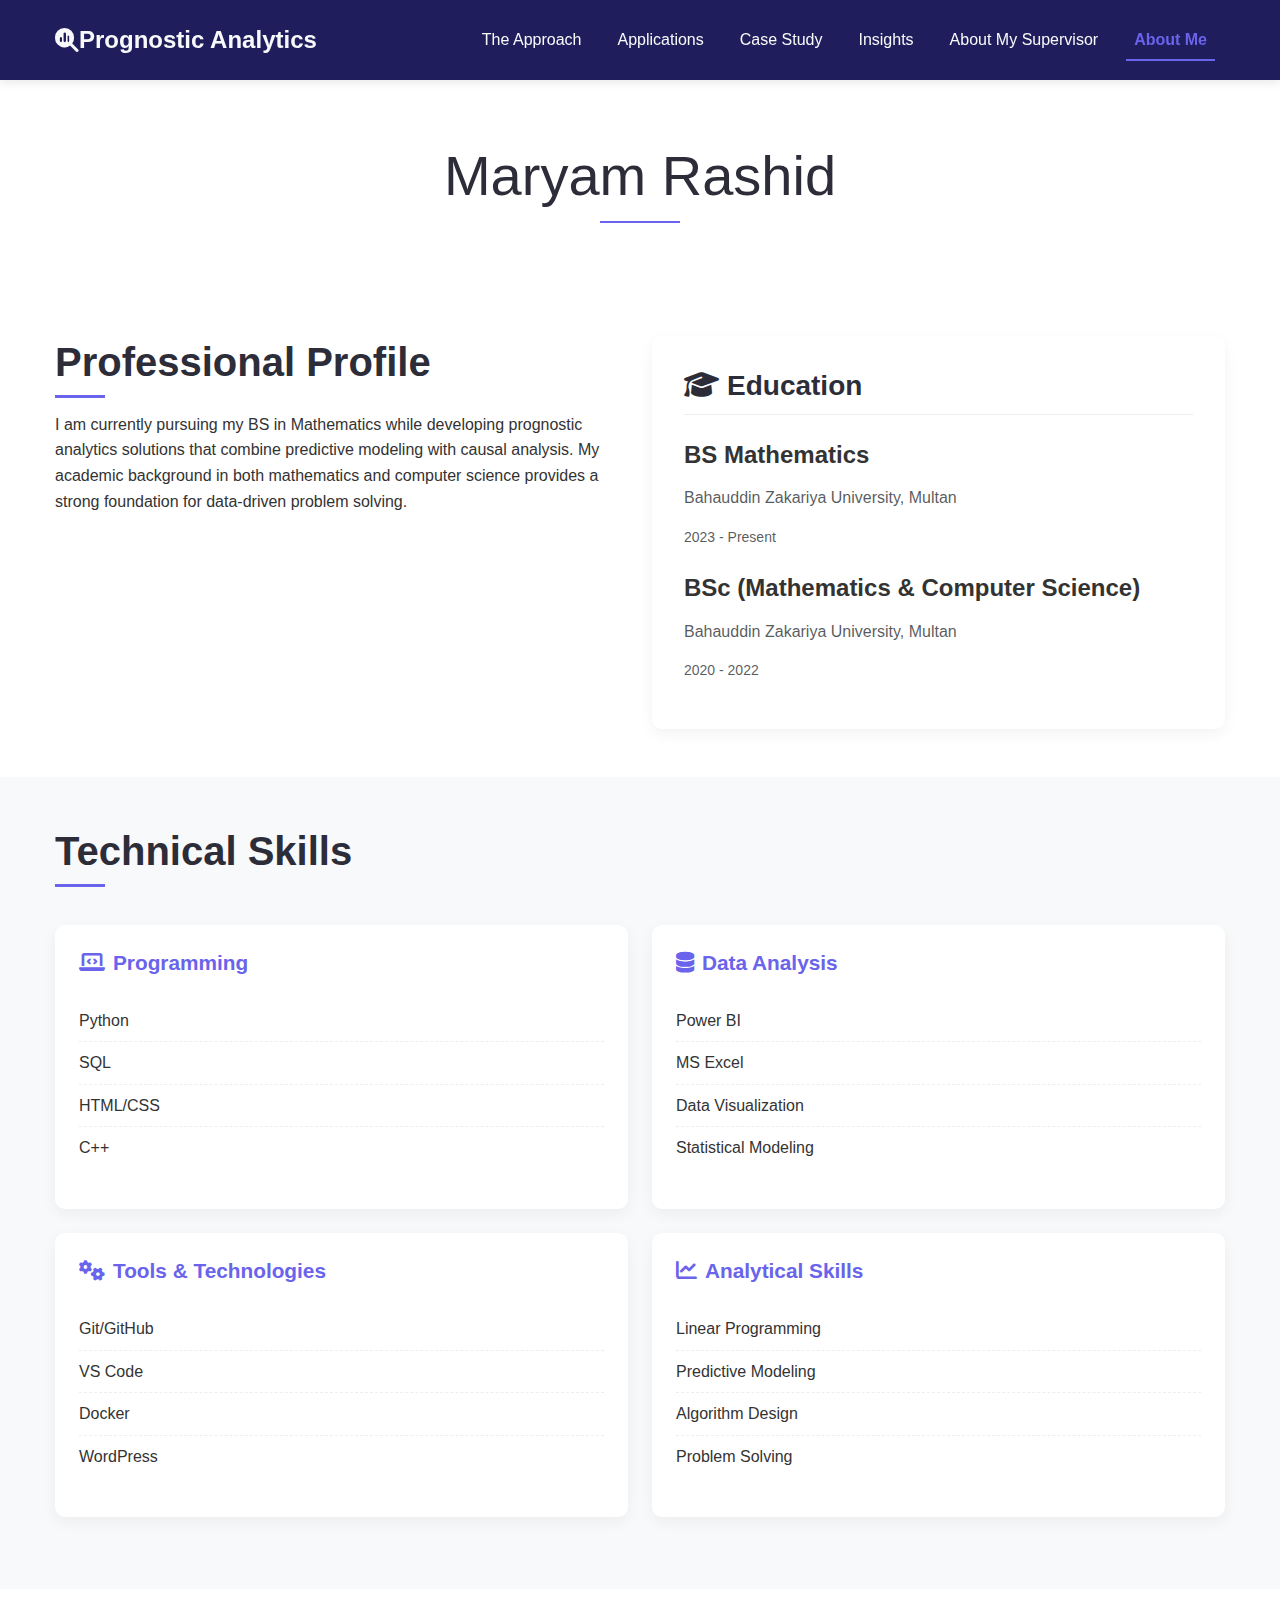
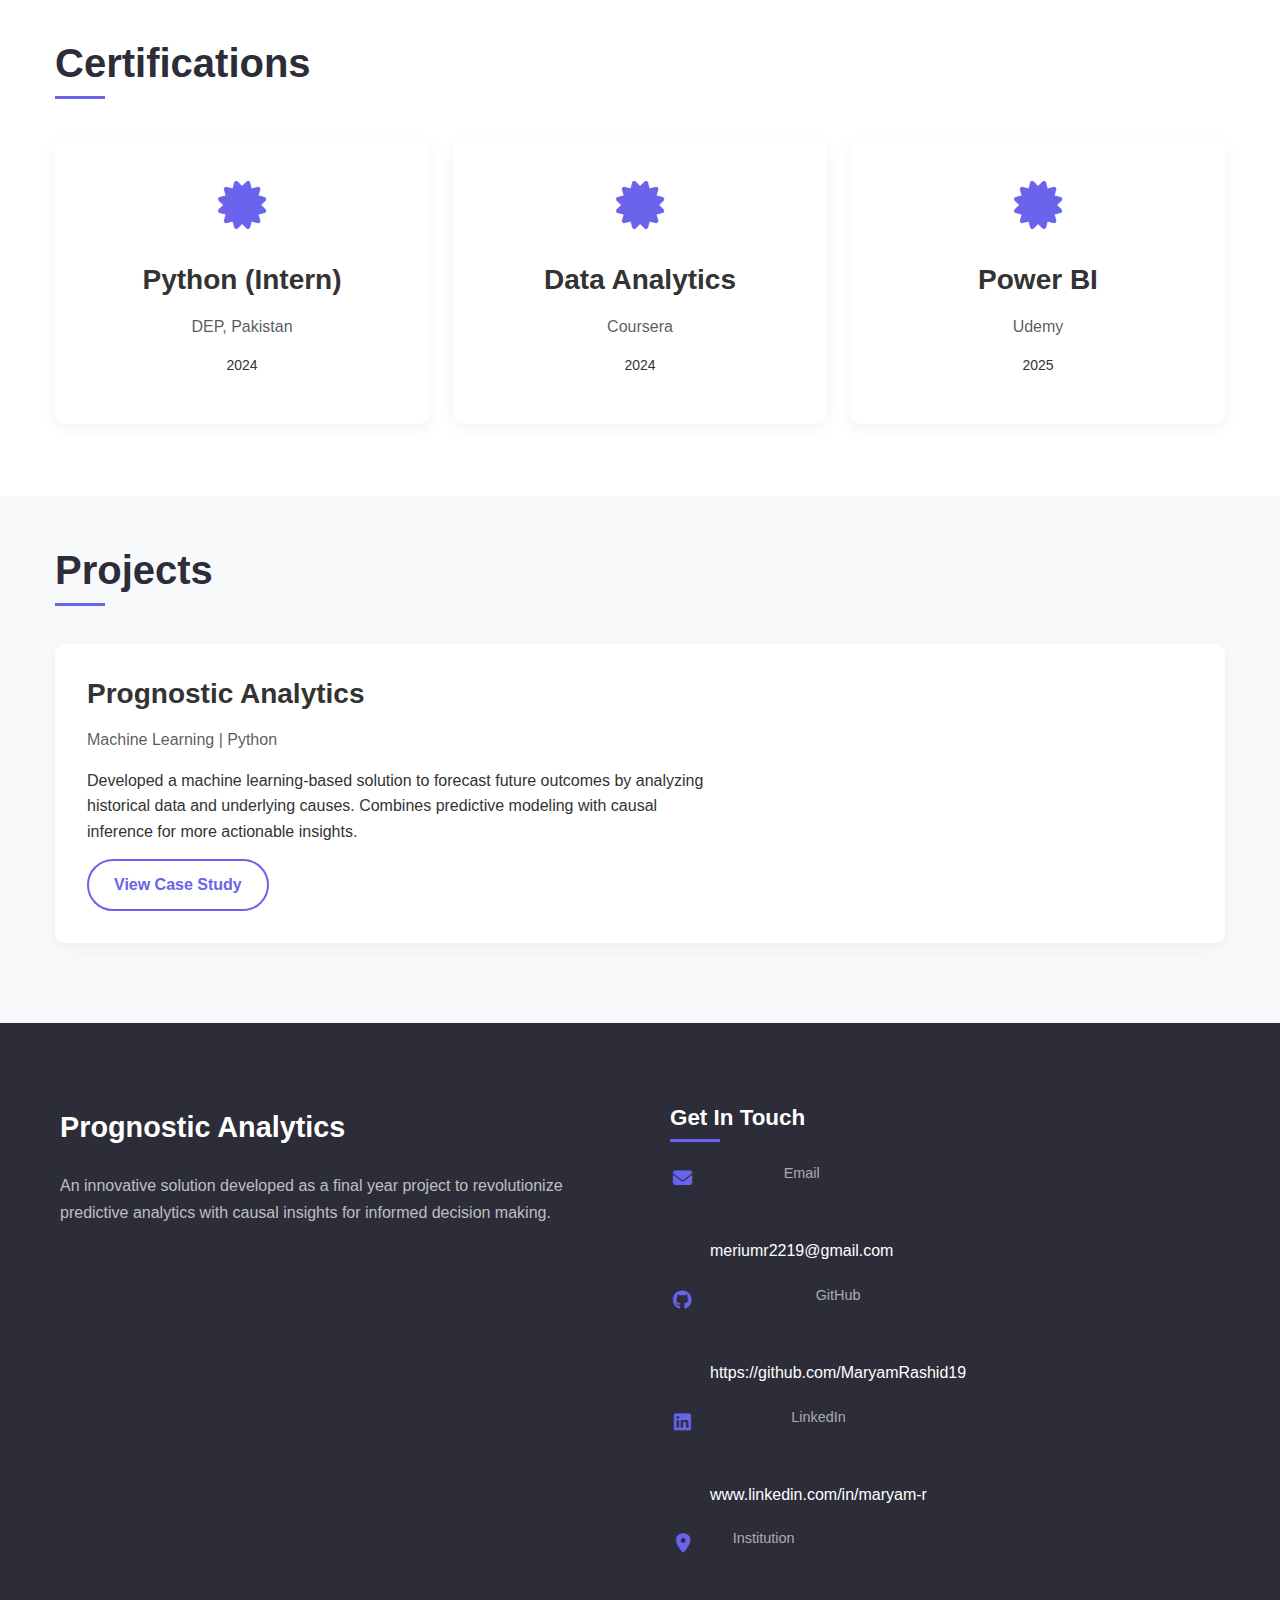
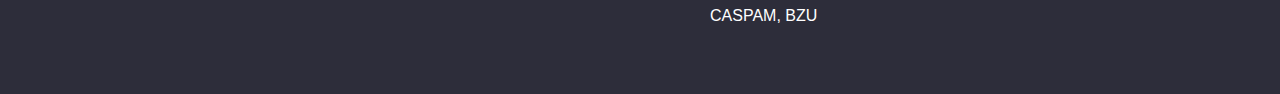
<file: aboutme.html>
<!DOCTYPE html>
<html lang="en">
<head>
        <!-- Google tag (gtag.js) -->
    <script async src="https://www.googletagmanager.com/gtag/js?id=G-ZR9XLD1WZV"></script>
    <script>
    window.dataLayer = window.dataLayer || [];
    function gtag(){dataLayer.push(arguments);}
    gtag('js', new Date());

    gtag('config', 'G-ZR9XLD1WZV');
    </script>
    <meta charset="UTF-8">
    <meta name="viewport" content="width=device-width, initial-scale=1.0">
    <link rel="icon" href="./magnifying-glass-chart-solid.svg" type="image/svg+xml">
    <title>About Me | Prognostic Analytics</title>
    <link href="https://cdn.jsdelivr.net/npm/bootstrap@5.3.0/dist/css/bootstrap.min.css" rel="stylesheet">
        <link rel="stylesheet" href="https://cdnjs.cloudflare.com/ajax/libs/animate.css/4.1.1/animate.min.css"/>
    <link rel="stylesheet" href="https://cdnjs.cloudflare.com/ajax/libs/font-awesome/6.4.0/css/all.min.css">
    <link rel="stylesheet" href="./css/root.css">
    <link rel="stylesheet" href="./css/aboutme.css">
</head>
<body>
    <!-- Navbar -->
    <nav class="navbar navbar-expand-lg navbar-dark fixed-top">
        <div class="container">
            <a class="navbar-brand" href="index.html">
                <i class="fa-solid fa-magnifying-glass-chart"></i> Prognostic Analytics
            </a>
            <button class="navbar-toggler" type="button" data-bs-toggle="collapse" data-bs-target="#navbarNav">
                <span class="navbar-toggler-icon"></span>
            </button>
            <div class="collapse navbar-collapse" id="navbarNav">
                <ul class="navbar-nav ms-auto">
                    <li class="nav-item">
                        <a class="nav-link" href="approach.html">The Approach</a>
                    </li>
                    <li class="nav-item">
                        <a class="nav-link" href="applications.html">Applications</a>
                    </li>
                    <li class="nav-item">
                        <a class="nav-link" href="case.html">Case Study</a>
                    </li>
                    <li class="nav-item">
                        <a class="nav-link" href="insights.html">Insights</a>
                    </li>
                    <li class="nav-item">
                        <a class="nav-link" href="supervisor.html">About My Supervisor</a>
                    </li>
                    <li class="nav-item">
                        <a class="nav-link active" href="aboutme.html">About Me</a>
                    </li>
                </ul>
            </div>
        </div>
    </nav>

    <!-- Hero Section -->
    <section class="name-header">
    <div class="container">
        <h1 class="name-title">Maryam Rashid</h1>
    </div>
    </section>
    <!-- About Section -->
    <section class="about-section py-5">
        <div class="container">
            <div class="row">
                <div class="col-lg-6">
                    <h2 class="section-title mb-4">Professional Profile</h2>
                    <div class="about-content">
                        <p>
                            I am currently pursuing my BS in Mathematics while developing prognostic analytics solutions that combine predictive modeling with causal analysis. My academic background in both mathematics and computer science provides a strong foundation for data-driven problem solving.
                        </p>
                    </div>
                </div>
                <div class="col-lg-6">
                    <div class="education-card">
                        <h3 class="card-title"><i class="fas fa-graduation-cap me-2"></i>Education</h3>
                        <div class="edu-item">
                            <h4>BS Mathematics</h4>
                            <p class="text-muted">Bahauddin Zakariya University, Multan</p>
                            <p class="text-muted small">2023 - Present</p>
                        </div>
                        <div class="edu-item">
                            <h4>BSc (Mathematics & Computer Science)</h4>
                            <p class="text-muted">Bahauddin Zakariya University, Multan</p>
                            <p class="text-muted small">2020 - 2022</p>
                        </div>
                    </div>
                </div>
            </div>
        </div>
    </section>

    <!-- Skills Section -->
    <section id="skills" class="skills-section py-5 bg-light">
        <div class="container">
            <h2 class="section-title text-center mb-5">Technical Skills</h2>
            
            <div class="row">
                <div class="col-md-6 mb-4">
                    <div class="skill-category-card">
                        <h3 class="category-title"><i class="fas fa-laptop-code me-2"></i>Programming</h3>
                        <ul class="skill-list">
                            <li>Python</li>
                            <li>SQL</li>
                            <li>HTML/CSS</li>
                            <li>C++</li>
                        </ul>
                    </div>
                </div>
                
                <div class="col-md-6 mb-4">
                    <div class="skill-category-card">
                        <h3 class="category-title"><i class="fas fa-database me-2"></i>Data Analysis</h3>
                        <ul class="skill-list">
                            <li>Power BI</li>
                            <li>MS Excel</li>
                            <li>Data Visualization</li>
                            <li>Statistical Modeling</li>
                        </ul>
                    </div>
                </div>
                
                <div class="col-md-6 mb-4">
                    <div class="skill-category-card">
                        <h3 class="category-title"><i class="fas fa-cogs me-2"></i>Tools & Technologies</h3>
                        <ul class="skill-list">
                            <li>Git/GitHub</li>
                            <li>VS Code</li>
                            <li>Docker</li>
                            <li>WordPress</li>
                        </ul>
                    </div>
                </div>
                
                <div class="col-md-6 mb-4">
                    <div class="skill-category-card">
                        <h3 class="category-title"><i class="fas fa-chart-line me-2"></i>Analytical Skills</h3>
                        <ul class="skill-list">
                            <li>Linear Programming</li>
                            <li>Predictive Modeling</li>
                            <li>Algorithm Design</li>
                            <li>Problem Solving</li>
                        </ul>
                    </div>
                </div>
            </div>
        </div>
    </section>

    <!-- Certifications Section -->
    <section class="certifications-section py-5">
        <div class="container">
            <h2 class="section-title text-center mb-5">Certifications</h2>
            
            <div class="row">
                <div class="col-md-4 mb-4">
                    <div class="certification-card">
                        <div class="certification-icon">
                            <i class="fas fa-certificate"></i>
                        </div>
                        <h3>Python (Intern)</h3>
                        <p class="text-muted">DEP, Pakistan</p>
                        <p class="small">2024</p>
                    </div>
                </div>
                
                <div class="col-md-4 mb-4">
                    <div class="certification-card">
                        <div class="certification-icon">
                            <i class="fas fa-certificate"></i>
                        </div>
                        <h3>Data Analytics</h3>
                        <p class="text-muted">Coursera</p>
                        <p class="small">2024</p>
                    </div>
                </div>
                
                <div class="col-md-4 mb-4">
                    <div class="certification-card">
                        <div class="certification-icon">
                            <i class="fas fa-certificate"></i>
                        </div>
                        <h3>Power BI</h3>
                        <p class="text-muted">Udemy</p>
                        <p class="small">2025</p>
                    </div>
                </div>
            </div>
        </div>
    </section>

    <!-- Project -->
     <section id="projects" class="projects-section py-5 bg-light">
        <div class="container">
            <h2 class="section-title text-center mb-5">Projects</h2>
            
            <div class="project-card">
                <div class="row g-4 align-items-center">
                    <div class="col-md-7">
                        <h3>Prognostic Analytics</h3>
                        <p class="text-muted">Machine Learning | Python</p>
                        <p>
                            Developed a machine learning-based solution to forecast future outcomes by analyzing historical data and underlying causes. Combines predictive modeling with causal inference for more actionable insights.
                        </p>
                        <a href="case.html" class="btn btn-outline-primary">View Case Study</a>
                    </div>
                </div>
            </div>
        </div>
    </section>

    <!-- Footer -->
    <footer class="footer">
        <div class="footer-container">
            <div class="footer-about">
                <a href="#" class="footer-logo">Prognostic Analytics</a>
                <p class="footer-about">
                    An innovative solution developed as a final year project to revolutionize 
                    predictive analytics with causal insights for informed decision making.
                </p>
            </div>
            
            <div class="footer-contact">
                <h3>Get In Touch</h3>
                <div class="contact-item">
                    <div class="contact-icon">
                        <i class="fas fa-envelope"></i>
                    </div>
                    <div class="contact-info">
                        <span>Email</span>
                        <a href="mailto:meriumr2219@gmail.com">meriumr2219@gmail.com</a>
                    </div>
                </div>
                
                <div class="contact-item">
                    <div class="contact-icon">
                        <i class="fab fa-github"></i>
                    </div>
                    <div class="contact-info">
                        <span>GitHub</span>
                        <a href="https://github.com/MaryamRashid19" target="_blank">https://github.com/MaryamRashid19</a>
                    </div>
                </div>
                
                <div class="contact-item">
                    <div class="contact-icon">
                        <i class="fab fa-linkedin"></i>
                    </div>
                    <div class="contact-info">
                        <span>LinkedIn</span>
                        <a href="https://www.linkedin.com/in/maryam-r/" target="_blank">www.linkedin.com/in/maryam-r</a>
                    </div>
                </div>
                
                <div class="contact-item">
                    <div class="contact-icon">
                        <i class="fas fa-map-marker-alt"></i>
                    </div>
                    <div class="contact-info">
                        <span>Institution</span>
                        <p>CASPAM, BZU</p>
                    </div>
                </div>
            </div>
        </div>
    </footer>


    <script src="https://cdn.jsdelivr.net/npm/bootstrap@5.3.0/dist/js/bootstrap.bundle.min.js"></script>
</body>
</html>
</file>
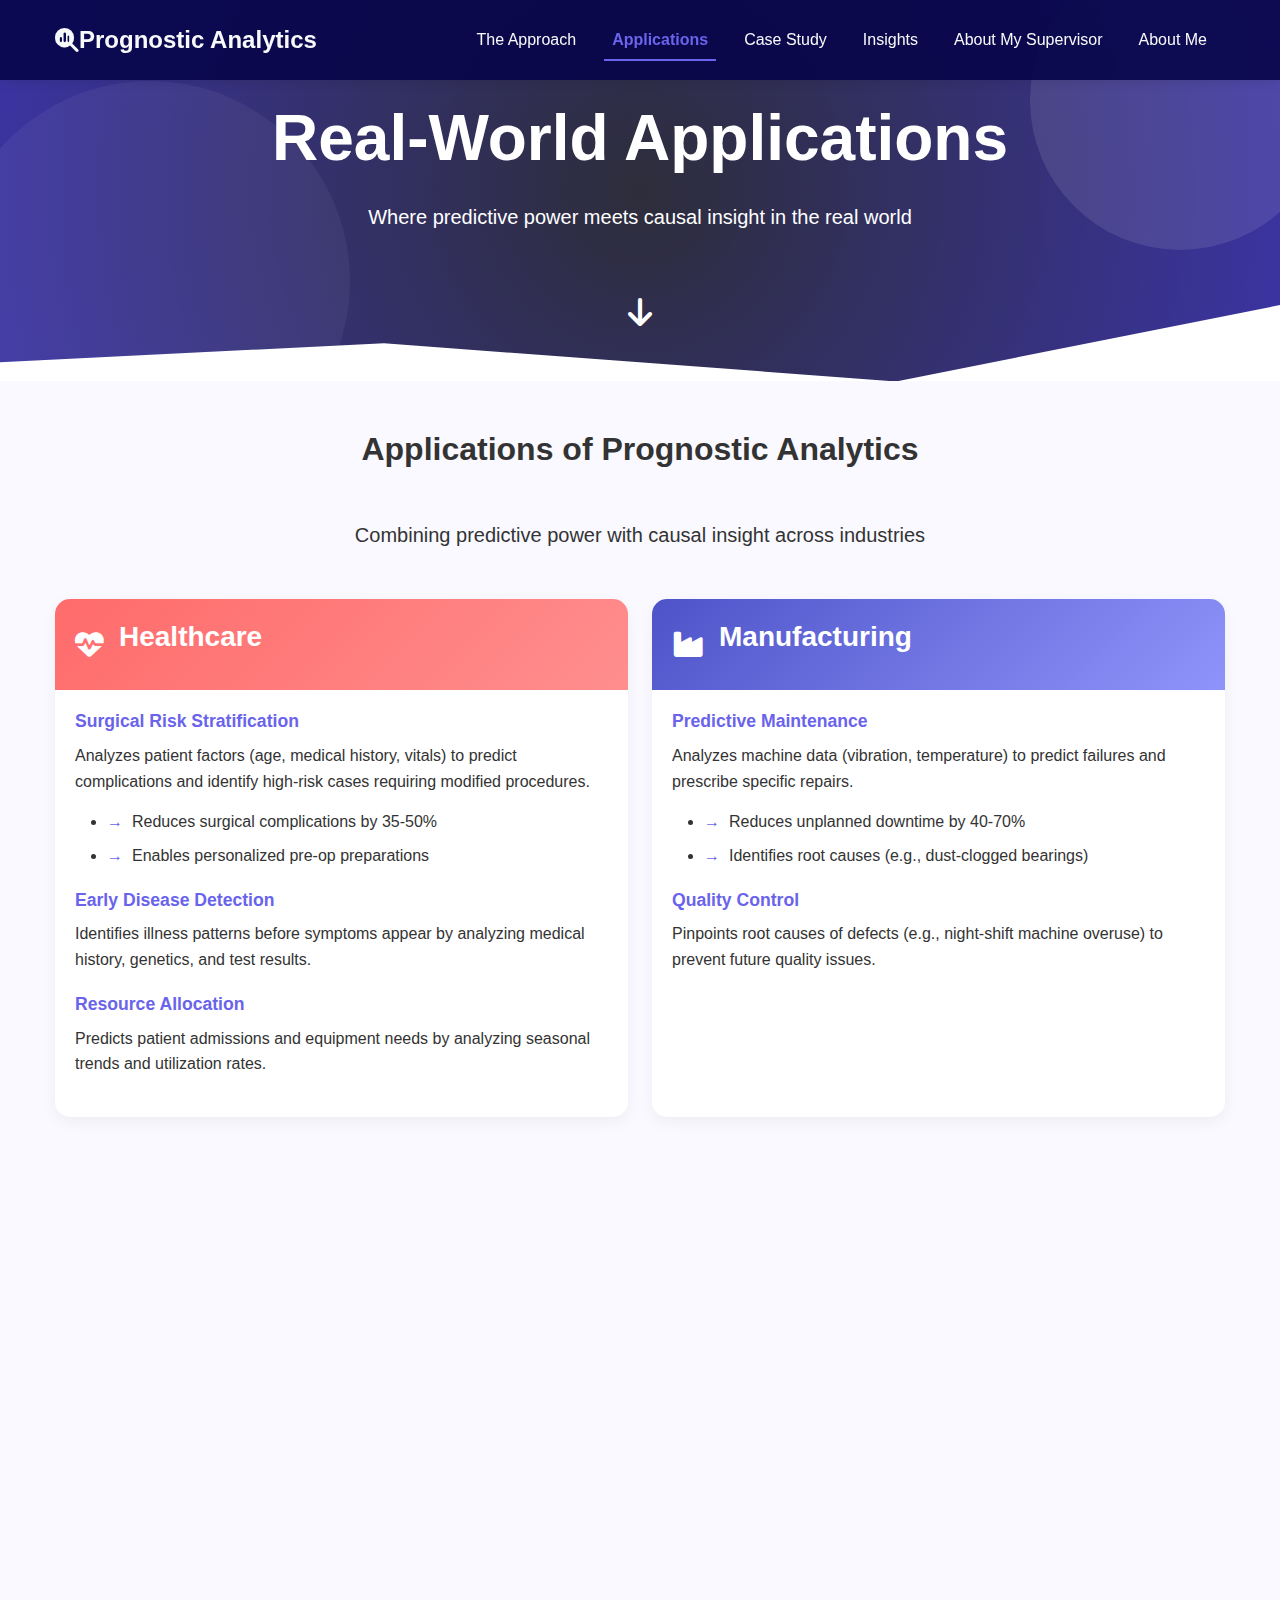
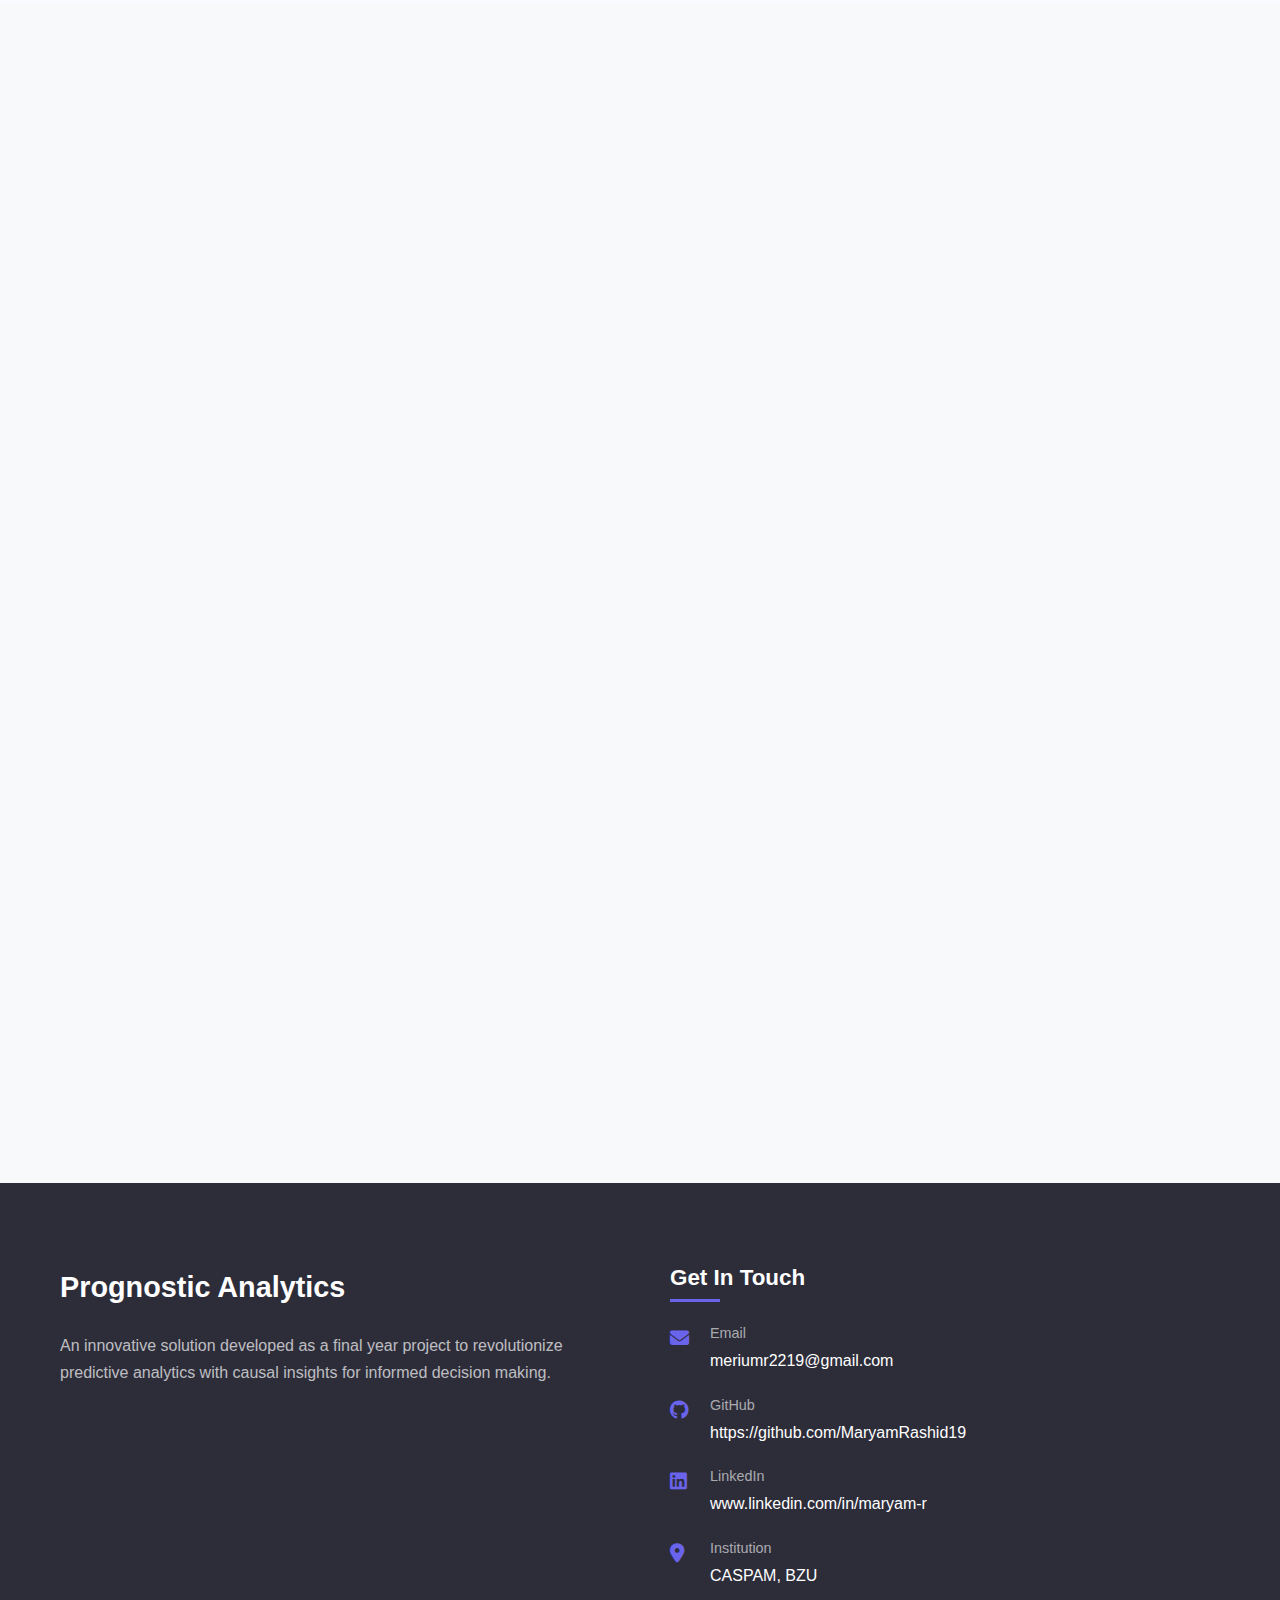
<file: applications.html>
<!DOCTYPE html>
<html lang="en">
<head>
        <!-- Google tag (gtag.js) -->
    <script async src="https://www.googletagmanager.com/gtag/js?id=G-ZR9XLD1WZV"></script>
    <script>
    window.dataLayer = window.dataLayer || [];
    function gtag(){dataLayer.push(arguments);}
    gtag('js', new Date());

    gtag('config', 'G-ZR9XLD1WZV');
    </script>
    <meta charset="UTF-8">
    <meta name="viewport" content="width=device-width, initial-scale=1.0">
    <link rel="icon" href="./magnifying-glass-chart-solid.svg" type="image/svg+xml">
    <title>Applications | Prognostic Analytics</title>
    <link href="https://cdn.jsdelivr.net/npm/bootstrap@5.3.0/dist/css/bootstrap.min.css" rel="stylesheet">
    <link rel="stylesheet" href="https://cdnjs.cloudflare.com/ajax/libs/animate.css/4.1.1/animate.min.css"/>
    <link rel="stylesheet" href="https://cdnjs.cloudflare.com/ajax/libs/font-awesome/6.4.0/css/all.min.css">
    <link rel="stylesheet" href="./css/root.css">
    <link rel="stylesheet" href="./css/applications.css">
</head>
<body>
    <!-- Animated Navbar -->
    <nav class="navbar navbar-expand-lg navbar-dark fixed-top">
        <div class="container">
            <a class="navbar-brand" href="index.html">
                <i class="fa-solid fa-magnifying-glass-chart"></i> Prognostic Analytics
            </a>
            <button class="navbar-toggler" type="button" data-bs-toggle="collapse" data-bs-target="#navbarNav">
                <span class="navbar-toggler-icon"></span>
            </button>
            <div class="collapse navbar-collapse" id="navbarNav">
                <ul class="navbar-nav ms-auto">
                    <li class="nav-item">
                        <a class="nav-link" href="approach.html">The Approach</a>
                    </li>
                    <li class="nav-item">
                        <a class="nav-link active" href="applications.html">Applications</a>
                    </li>
                    <li class="nav-item">
                        <a class="nav-link" href="case.html">Case Study</a>
                    </li>
                    <li class="nav-item">
                        <a class="nav-link" href="insights.html">Insights</a>
                    </li>
                    <li class="nav-item">
                        <a class="nav-link" href="supervisor.html">About My Supervisor</a>
                    </li>
                    <li class="nav-item">
                        <a class="nav-link" href="aboutme.html">About Me</a>
                    </li>
                </ul>
            </div>
        </div>
    </nav>

    <!-- Hero Section -->
    <header class="applications-hero">
        <div class="container text-center animate__animated animate__fadeIn">
            <h1 class="display-3 fw-bold mb-4">Real-World Applications</h1>
            <p class="lead">Where predictive power meets causal insight in the real world</p>
            <div class="floating animate__animated animate__fadeInUp animate__delay-1s">
                <i class="fas fa-arrow-down fa-2x mt-5"></i>
            </div>
        </div>
    </header>

    <!-- Applications Section -->
    <section class="applications py-5"> 
        <div class="container">
            <h2 class="text-center mb-5 animate-on-scroll">Applications of Prognostic Analytics</h2>
            <p class="lead text-center mb-5 animate-on-scroll">Combining predictive power with causal insight across industries</p>

            <div class="row g-4">
                <!-- Healthcare Applications -->
                <div class="col-lg-6 animate-on-scroll" data-delay="0.1s">
                    <div class="application-card healthcare">
                        <div class="application-header">
                            <i class="fas fa-heartbeat"></i>
                            <h3>Healthcare</h3>
                        </div>
                        <div class="application-body">
                            <div class="use-case">
                                <h4>Surgical Risk Stratification</h4>
                                <p>Analyzes patient factors (age, medical history, vitals) to predict complications and identify high-risk cases requiring modified procedures.</p>
                                <ul class="feature-list">
                                    <li>Reduces surgical complications by 35-50%</li>
                                    <li>Enables personalized pre-op preparations</li>
                                </ul>
                            </div>
                            <div class="use-case">
                                <h4>Early Disease Detection</h4>
                                <p>Identifies illness patterns before symptoms appear by analyzing medical history, genetics, and test results.</p>
                            </div>
                            <div class="use-case">
                                <h4>Resource Allocation</h4>
                                <p>Predicts patient admissions and equipment needs by analyzing seasonal trends and utilization rates.</p>
                            </div>
                        </div>
                    </div>
                </div>

                <!-- Manufacturing Applications -->
                <div class="col-lg-6 animate-on-scroll" data-delay="0.2s">
                    <div class="application-card manufacturing">
                        <div class="application-header">
                            <i class="fas fa-industry"></i>
                            <h3>Manufacturing</h3>
                        </div>
                        <div class="application-body">
                            <div class="use-case">
                                <h4>Predictive Maintenance</h4>
                                <p>Analyzes machine data (vibration, temperature) to predict failures and prescribe specific repairs.</p>
                                <ul class="feature-list">
                                    <li>Reduces unplanned downtime by 40-70%</li>
                                    <li>Identifies root causes (e.g., dust-clogged bearings)</li>
                                </ul>
                            </div>
                            <div class="use-case">
                                <h4>Quality Control</h4>
                                <p>Pinpoints root causes of defects (e.g., night-shift machine overuse) to prevent future quality issues.</p>
                            </div>
                        </div>
                    </div>
                </div>

                <!-- Business Applications -->
                <div class="col-lg-6 animate-on-scroll" data-delay="0.3s">
                    <div class="application-card business">
                        <div class="application-header">
                            <i class="fas fa-chart-line"></i>
                            <h3>Business</h3>
                        </div>
                        <div class="application-body">
                            <div class="use-case">
                                <h4>Customer Churn Prevention</h4>
                                <p>Identifies at-risk customers by analyzing usage patterns and service issues (e.g., streaming lags).</p>
                                <ul class="feature-list">
                                    <li>Reduces cancellations by 50% with targeted interventions</li>
                                </ul>
                            </div>
                            <div class="use-case">
                                <h4>Financial Risk Assessment</h4>
                                <p>Analyzes causal factors (spending habits, market trends) to optimize loan terms.</p>
                            </div>
                        </div>
                    </div>
                </div>

                <!-- Emerging Domains -->
                <div class="col-lg-6 animate-on-scroll" data-delay="0.4s">
                    <div class="application-card emerging">
                        <div class="application-header">
                            <i class="fas fa-seedling"></i>
                            <h3>Emerging Domains</h3>
                        </div>
                        <div class="application-body">
                            <div class="use-case">
                                <h4>Precision Agriculture</h4>
                                <p>Diagnoses crop issues (e.g., soil acidity from heavy rain) and prescribes targeted treatments.</p>
                            </div>
                            <div class="use-case">
                                <h4>Smart Cities</h4>
                                <p>Optimizes urban systems (traffic, energy) by identifying root causes of inefficiencies.</p>
                                <ul class="feature-list">
                                    <li>Reduces traffic jams from 30 to 10 minutes</li>
                                    <li>Cuts energy waste by 60% with adaptive lighting</li>
                                </ul>
                            </div>
                        </div>
                    </div>
                </div>
            </div>
        </div>
    </section>

    <!-- Future Directions Section -->
    <section id="future" class="future-directions py-5 bg-light">
    <div class="container">
        <h2 class="text-center mb-5 animate-on-scroll">Future Directions</h2>
        <p class="lead text-center mb-5 animate-on-scroll">Advancing prognostic analytics through emerging technologies and ethical frameworks</p>

        <div class="row g-4">
            <!-- Integration with IoT -->
            <div class="col-lg-4 animate-on-scroll" data-delay="0.1s">
                <div class="future-card">
                    <div class="future-icon">
                        <i class="fas fa-bolt"></i>
                    </div>
                    <h3>Real-Time Systems</h3>
                    <div class="future-content">
                        <p>Integration with IoT enables live analysis of sensor data for immediate insights. This dynamic approach:</p>
                        <ul class="feature-list">
                            <li>Processes streaming data from connected devices</li>
                            <li>Reduces decision latency from days to seconds</li>
                            <li>Adapts predictions to changing conditions</li>
                        </ul>
                    </div>
                    <div class="tech-tags">
                        <span class="badge tech-badge">Edge Computing</span>
                        <span class="badge tech-badge">5G Networks</span>
                    </div>
                </div>
            </div>

            <!-- Deep Learning Integration -->
            <div class="col-lg-4 animate-on-scroll" data-delay="0.2s">
                <div class="future-card">
                    <div class="future-icon">
                        <i class="fas fa-brain"></i>
                    </div>
                    <h3>Advanced AI Techniques</h3>
                    <div class="future-content">
                        <p>Deep learning enhances analysis of complex data patterns:</p>
                        <ul class="feature-list">
                            <li>RNNs for time-series failure prediction</li>
                            <li>CNNs for visual anomaly detection</li>
                            <li>Transformers for multivariate causal analysis</li>
                        </ul>
                    </div>
                    <div class="tech-tags">
                        <span class="badge tech-badge">Neural Networks</span>
                        <span class="badge tech-badge">Explainable AI</span>
                    </div>
                </div>
            </div>

            <!-- Standardized Datasets -->
            <div class="col-lg-4 animate-on-scroll" data-delay="0.3s">
                <div class="future-card">
                    <div class="future-icon">
                        <i class="fas fa-database"></i>
                    </div>
                    <h3>Data Infrastructure</h3>
                    <div class="future-content">
                        <p>Developing robust data foundations:</p>
                        <ul class="feature-list">
                            <li>Industry-wide benchmark datasets</li>
                            <li>Ethical data collection frameworks</li>
                            <li>Interoperable data standards</li>
                        </ul>
                    </div>
                    <div class="tech-tags">
                        <span class="badge tech-badge">Open Data</span>
                        <span class="badge tech-badge">Governance</span>
                    </div>
                </div>
            </div>
        </div>

        <!-- Cross-Cutting Themes -->
        <div class="row mt-5">
            <div class="col-lg-8 mx-auto animate-on-scroll">
                <div class="framework-card">
                    <h3 class="text-center mb-4"><i class="fas fa-atom me-2"></i>Cross-Cutting Advancements</h3>
                    <div class="framework-grid">
                        <div class="framework-item">
                            <i class="fas fa-shield-alt"></i>
                            <h4>Trust Architectures</h4>
                            <p>Developing explainable models with audit trails for critical applications</p>
                        </div>
                        <div class="framework-item">
                            <i class="fas fa-balance-scale"></i>
                            <h4>Ethical Frameworks</h4>
                            <p>Bias detection and fairness preservation in causal models</p>
                        </div>
                    </div>
                </div>
            </div>
        </div>
    </div>
    </section>

    <!-- Footer -->
    <footer class="footer">
    <div class="footer-container">
        <div class="footer-about">
            <a href="#" class="footer-logo">Prognostic Analytics</a>
            <p class="footer-about">
                An innovative solution developed as a final year project to revolutionize 
                predictive analytics with causal insights for informed decision making.
            </p>
        </div>
        
        <div class="footer-contact">
            <h3>Get In Touch</h3>
            <div class="contact-item">
                <div class="contact-icon">
                    <i class="fas fa-envelope"></i>
                </div>
                <div class="contact-info">
                    <span>Email</span>
                    <a href="mailto:meriumr2219@gmail.com">meriumr2219@gmail.com</a>
                </div>
            </div>
            
            <div class="contact-item">
                <div class="contact-icon">
                    <i class="fab fa-github"></i>
                </div>
                <div class="contact-info">
                    <span>GitHub</span>
                    <a href="https://github.com/MaryamRashid19" target="_blank">https://github.com/MaryamRashid19</a>
                </div>
            </div>
            
            <div class="contact-item">
                <div class="contact-icon">
                    <i class="fab fa-linkedin"></i>
                </div>
                <div class="contact-info">
                    <span>LinkedIn</span>
                    <a href="https://www.linkedin.com/in/maryam-r/" target="_blank">www.linkedin.com/in/maryam-r</a>
                </div>
            </div>
            
            <div class="contact-item">
                <div class="contact-icon">
                    <i class="fas fa-map-marker-alt"></i>
                </div>
                <div class="contact-info">
                    <span>Institution</span>
                    <p>CASPAM, BZU</p>
                </div>
            </div>
        </div>
    </div>
    </footer>

    <!-- Bootstrap JS Bundle with Popper -->
    <script src="https://cdn.jsdelivr.net/npm/bootstrap@5.3.0/dist/js/bootstrap.bundle.min.js"></script>
    <!-- Custom JS -->
    <script src="./js/applications.js"></script>
</body>
</html>
</file>
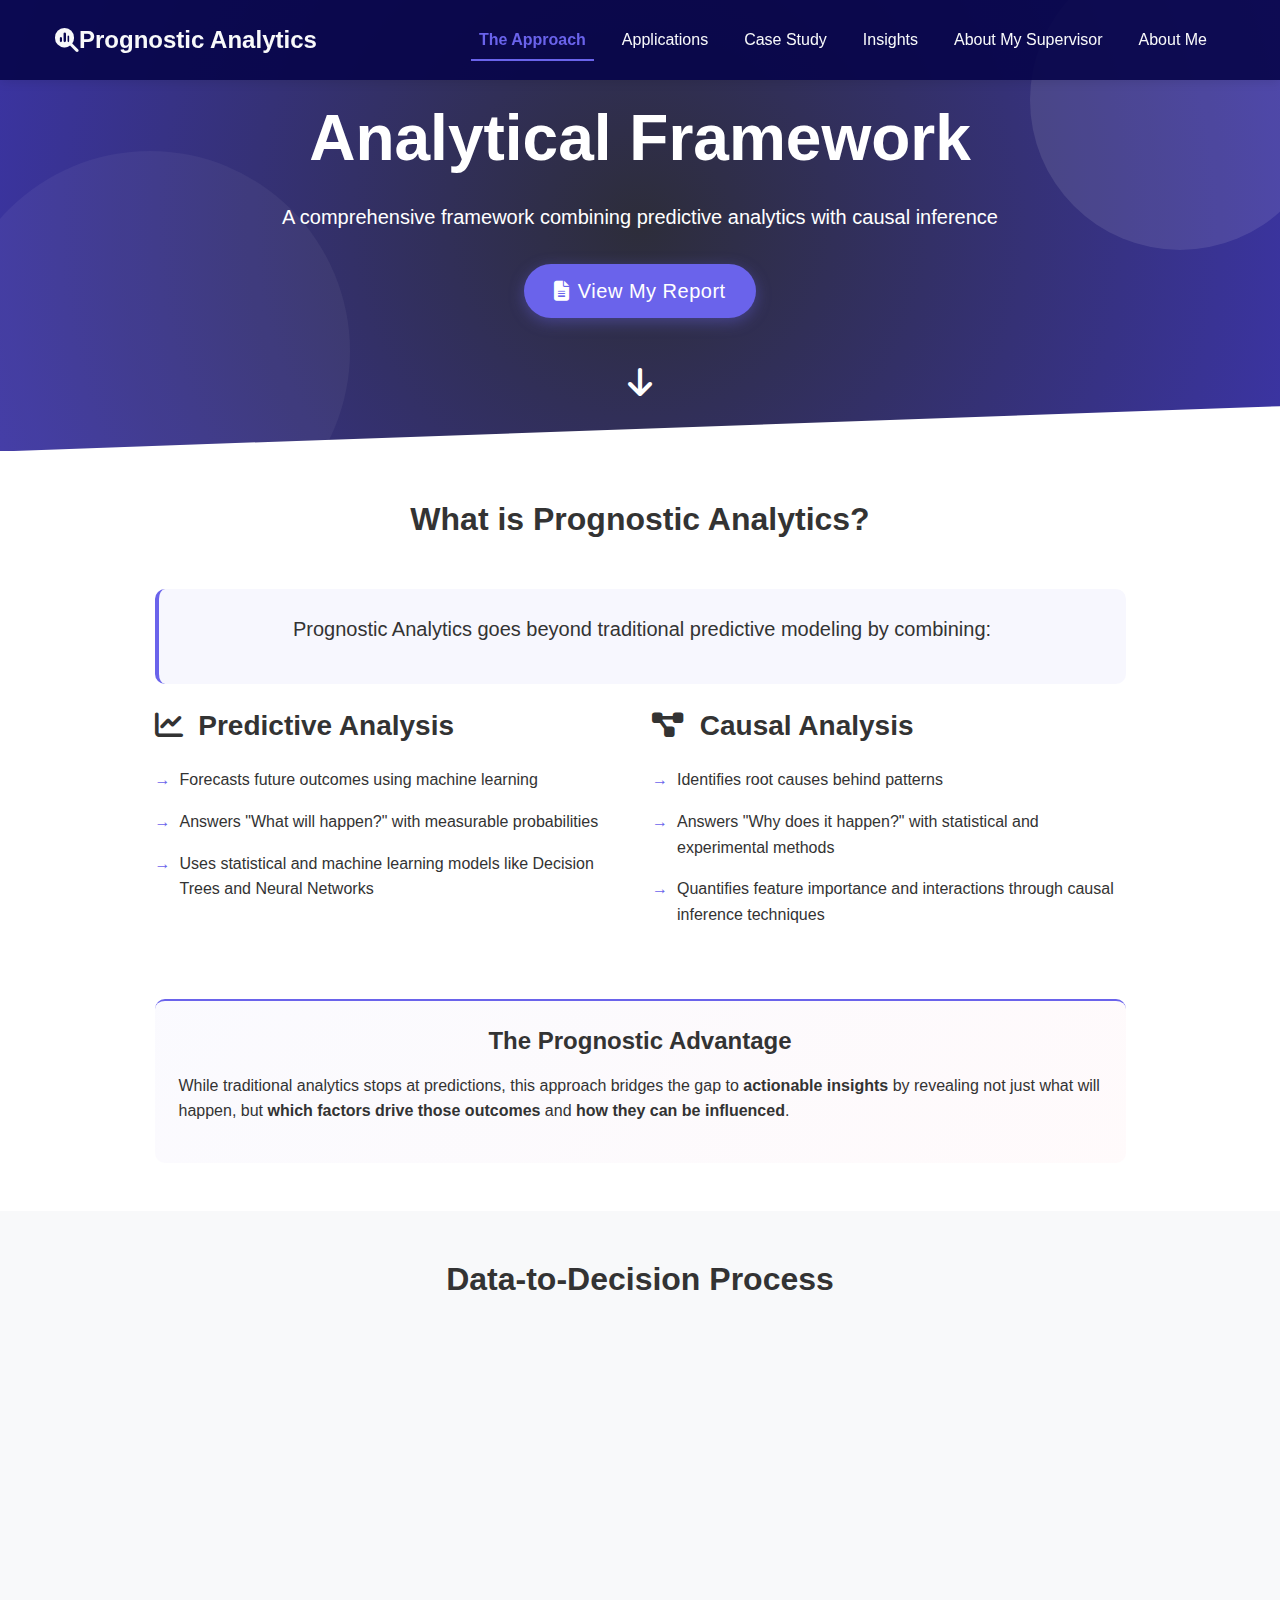
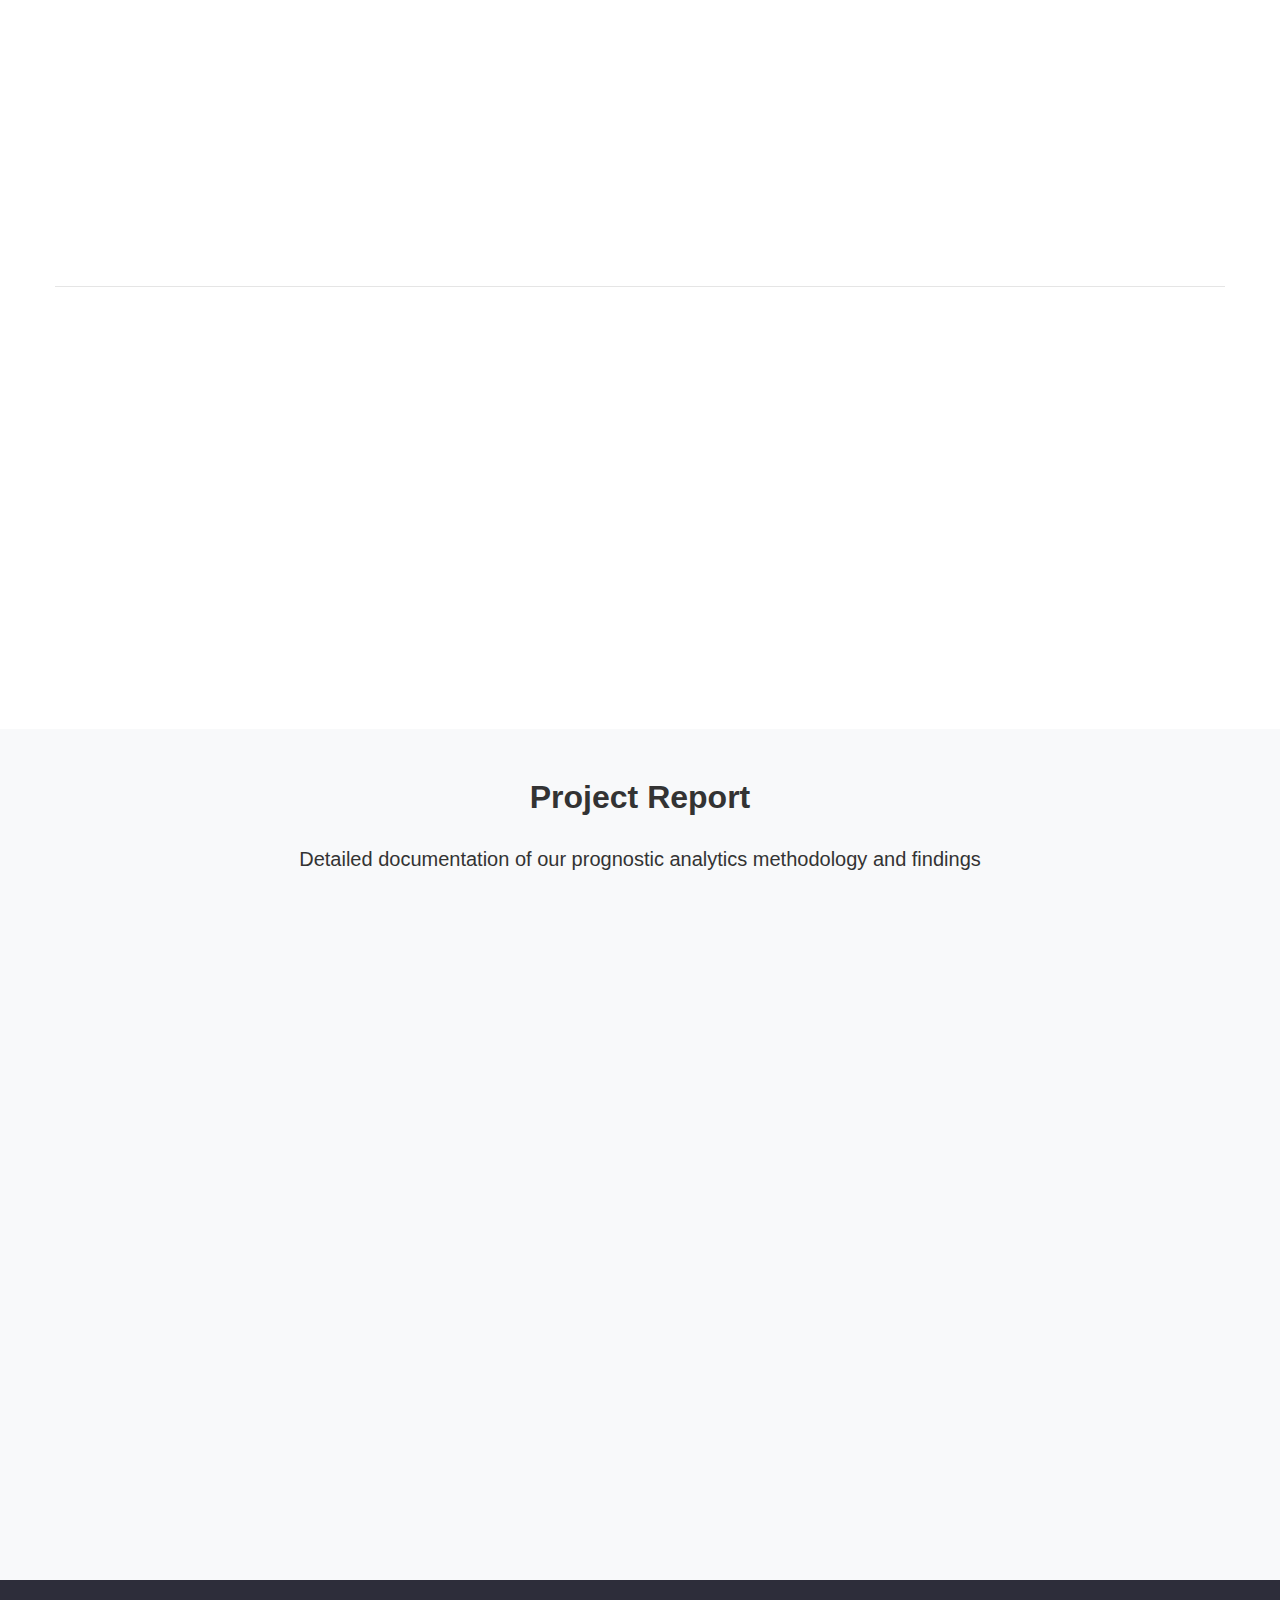
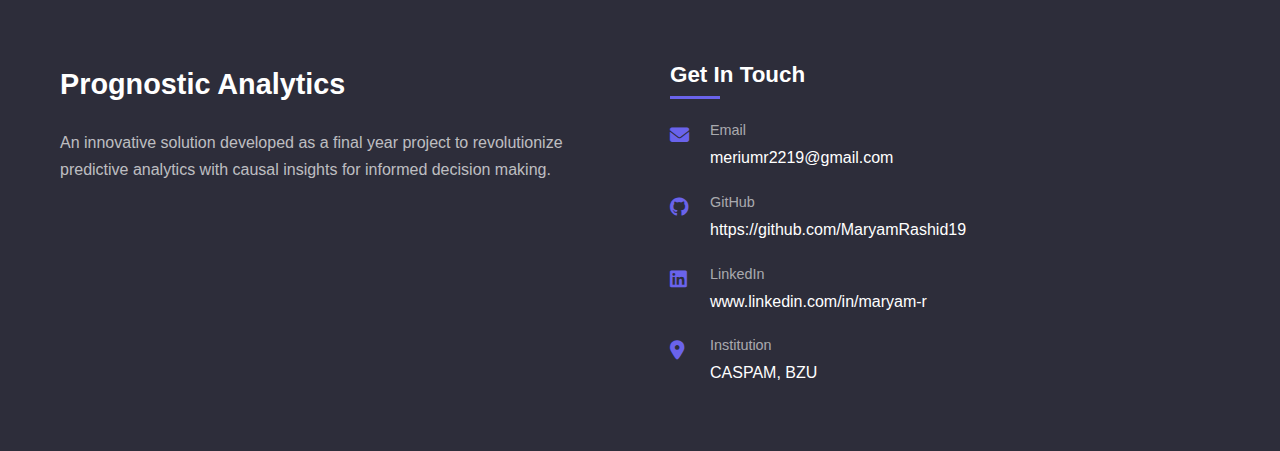
<file: approach.html>
<!DOCTYPE html>
<html lang="en">
<head>
        <!-- Google tag (gtag.js) -->
    <script async src="https://www.googletagmanager.com/gtag/js?id=G-ZR9XLD1WZV"></script>
    <script>
    window.dataLayer = window.dataLayer || [];
    function gtag(){dataLayer.push(arguments);}
    gtag('js', new Date());

    gtag('config', 'G-ZR9XLD1WZV');
    </script>
    <meta charset="UTF-8">
    <meta name="viewport" content="width=device-width, initial-scale=1.0">
    <link rel="icon" href="./magnifying-glass-chart-solid.svg" type="image/svg+xml">
    <title>The Approach | Prognostic Analytics</title>
    <link href="https://cdn.jsdelivr.net/npm/bootstrap@5.3.0/dist/css/bootstrap.min.css" rel="stylesheet">
    <link rel="stylesheet" href="https://cdnjs.cloudflare.com/ajax/libs/animate.css/4.1.1/animate.min.css"/>
    <link rel="stylesheet" href="https://cdnjs.cloudflare.com/ajax/libs/font-awesome/6.4.0/css/all.min.css">
    <link rel="stylesheet" href="./css/root.css">
    <link rel="stylesheet" href="./css/approach.css">
</head>
<body>
    <!-- Animated Navbar -->
    <nav class="navbar navbar-expand-lg navbar-dark fixed-top">
        <div class="container">
            <a class="navbar-brand" href="index.html">
                <i class="fa-solid fa-magnifying-glass-chart"></i>Prognostic Analytics
            </a>
            <button class="navbar-toggler" type="button" data-bs-toggle="collapse" data-bs-target="#navbarNav">
                <span class="navbar-toggler-icon"></span>
            </button>
            <div class="collapse navbar-collapse" id="navbarNav">
                <ul class="navbar-nav ms-auto">
                    <li class="nav-item">
                        <a class="nav-link active" href="approach.html">The Approach</a>
                    </li>
                    <li class="nav-item">
                        <a class="nav-link" href="applications.html">Applications</a>
                    </li>
                    <li class="nav-item">
                        <a class="nav-link" href="case.html">Case Study</a>
                    </li>
                    <li class="nav-item">
                        <a class="nav-link" href="insights.html">Insights</a>
                    </li>
                    <li class="nav-item">
                        <a class="nav-link" href="supervisor.html">About My Supervisor</a>
                    </li>
                    <li class="nav-item">
                        <a class="nav-link" href="aboutme.html">About Me</a>
                    </li>
                </ul>
            </div>
        </div>
    </nav>

    <!-- Hero Section -->
    <header class="approach-hero">
        <div class="container text-center animate__animated animate__fadeIn">
            <h1 class="display-3 fw-bold mb-4">Analytical Framework</h1>
            <p class="lead">A comprehensive framework combining predictive analytics with causal inference</p>
            <a href="#report-view" class="btn btn-primary btn-lg mt-3 animate__animated animate__fadeInUp animate__delay-1s">
                <i class="fas fa-file-alt me-2"></i>View My Report
            </a>
            <div class="floating animate__animated animate__fadeInUp animate__delay-1s">
                <i class="fas fa-arrow-down fa-2x mt-5"></i>
            </div>
        </div>
    </header>
    <!-- Prognostic Analytics Definition -->
    <section class="prognostic-definition py-5">
    <div class="container">
        <div class="row justify-content-center">
            <div class="col-lg-10 animate-on-scroll">
                <h2 class="text-center mb-5">What is Prognostic Analytics?</h2>
                
                <div class="definition-card p-4 mb-4">
                    <p class="lead text-center">
                        Prognostic Analytics goes beyond traditional predictive modeling by combining:
                    </p>
                </div>
                
                <div class="row g-4">
                    <div class="col-md-6">
                        <div class="analysis-card">
                            <h3><i class="fas fa-chart-line me-2"></i> Predictive Analysis</h3>
                            <ul class="feature-list">
                                <li>Forecasts future outcomes using machine learning</li>
                                <li>Answers "What will happen?" with measurable probabilities</li>
                                <li>Uses statistical and machine learning models like Decision Trees and Neural Networks</li>
                            </ul>
                        </div>
                    </div>
                    
                    <div class="col-md-6">
                        <div class="analysis-card">
                            <h3><i class="fas fa-project-diagram me-2"></i> Causal Analysis</h3>
                            <ul class="feature-list">
                                <li>Identifies root causes behind patterns</li>
                                <li>Answers "Why does it happen?" with statistical and experimental methods</li>
                                <li>Quantifies feature importance and interactions through causal inference techniques</li>
                            </ul>
                        </div>
                    </div>
                </div>
                
                <div class="value-proposition mt-5 p-4">
                    <h4 class="text-center mb-3">The Prognostic Advantage</h4>
                    <p>
                        While traditional analytics stops at predictions, this approach bridges the gap to 
                        <strong>actionable insights</strong> by revealing not just what will happen, but 
                        <strong>which factors drive those outcomes</strong> and <strong>how they can be influenced</strong>.
                    </p>
                </div>
            </div>
        </div>
    </div>
    </section>   
    
    <!-- Methodology Steps -->
    <section class="py-5 bg-light">
        <div class="container">
            <h2 class="text-center mb-5">Data-to-Decision Process</h2>
            <div class="row g-4">
                <div class="col-md-4 animate-on-scroll">
                    <div class="method-card">
                        <div class="card-body p-4 text-center">
                            <div class="method-icon">
                                <i class="fas fa-database"></i>
                            </div>
                            <h3>Data Collection</h3>
                            <p>The relevant information is gathered and organized from reliable sources.</p>
                            <div class="mt-3 badges">
                                <span class="badge tech-badge">Data Extraction</span>
                                <span class="badge tech-badge">Validation</span>
                            </div>
                        </div>
                    </div>
                </div>
                
                <div class="col-md-4 animate-on-scroll">
                    <div class="method-card">
                        <div class="card-body p-4 text-center">
                            <div class="method-icon">
                                <i class="fas fa-broom"></i>
                            </div>
                            <h3>Data Preprocessing</h3>
                            <p>Data is cleaned (missing values handled, features encoded/normalized) and validated for modeling.</p>
                            <div class="mt-3 badges">
                                <span class="badge tech-badge">Encoding</span>
                                <span class="badge tech-badge">Scaling</span>
                            </div>
                        </div>
                    </div>
                </div>
                
                <div class="col-md-4 animate-on-scroll">
                    <div class="method-card">
                        <div class="card-body p-4 text-center">
                            <div class="method-icon">
                                <i class="fas fa-chart-bar"></i>
                            </div>
                            <h3>Exploratory Analysis</h3>
                            <p>Data distributions, correlations and outliers are analyzed.</p>
                            <div class="mt-3 badges">
                                <span class="badge tech-badge">Distribution</span>
                                <span class="badge tech-badge">Correlation</span>
                            </div>
                        </div>
                    </div>
                </div>
                
                <div class="col-md-4 animate-on-scroll">
                    <div class="method-card">
                        <div class="card-body p-4 text-center">
                            <div class="method-icon">
                                <i class="fas fa-project-diagram"></i>
                            </div>
                            <h3>Causal Analysis</h3>
                            <p>Root causes are identified using advanced feature attribution methods.</p>
                            <div class="mt-3 badges">
                                <span class="badge tech-badge">Root Cause</span>
                                <span class="badge tech-badge">Feature importance</span>
                            </div>
                        </div>
                    </div>
                </div>
                
                <div class="col-md-4 animate-on-scroll">
                    <div class="method-card">
                        <div class="card-body p-4 text-center">
                            <div class="method-icon">
                                <i class="fas fa-brain"></i>
                            </div>
                            <h3>Model Development</h3>
                            <p>Ensemble methods are employed for robust predictions with feature insights.</p>
                            <div class="mt-3 badges">
                                <span class="badge tech-badge">Random Forest</span>
                                <span class="badge tech-badge">Interpretability</span>
                            </div>
                        </div>
                    </div>
                </div>
                
                <div class="col-md-4 animate-on-scroll">
                    <div class="method-card">
                        <div class="card-body p-4 text-center">
                            <div class="method-icon">
                                <i class="fas fa-lightbulb"></i>
                            </div>
                            <h3>Insight Generation</h3>
                            <p>Model outputs are translated into strategic recommendations.</p>
                            <div class="mt-3 badges">
                                <span class="badge tech-badge">Risk Mitigation</span>
                                <span class="badge tech-badge">Policy Impact</span>
                            </div>
                        </div>
                    </div>
                </div>
            </div>
        </div>
    </section>

    <!-- Key challenges -->
    <section class="challenges py-5">
    <div class="container">
        <h2 class="text-center mb-5 animate-on-scroll">Key Challenges in Prognostic Analytics</h2>
        <p class="lead text-center mb-5 animate-on-scroll">Addressing critical hurdles for reliable causal predictions</p>

        <div class="row g-4">
            <!-- Data Quality -->
            <div class="col-lg-6 animate-on-scroll" data-delay="0.1s">
                <div class="challenge-card">
                    <div class="challenge-header">
                        <i class="fas fa-database"></i>
                        <h3>Data Quality Issues</h3>
                    </div>
                    <div class="challenge-body">
                        <p>Incomplete or defective data leads to unreliable predictions and distorted causal analysis.</p>
                        <div class="challenge-points">
                            <div class="point">
                                <h4><i class="fas fa-exclamation-circle"></i> Collection Issues</h4>
                                <p>Incorrect or missing key information from sensors/surveys</p>
                            </div>
                            <div class="point">
                                <h4><i class="fas fa-wave-square"></i> Data Noise</h4>
                                <p>Useless information from typos, irrelevant entries or sensor malfunctions</p>
                            </div>
                            <div class="point">
                                <h4><i class="fas fa-question-circle"></i> Missing Data</h4>
                                <p>Unanswered survey questions or empty fields in records</p>
                            </div>
                            <div class="point">
                                <h4><i class="fas fa-random"></i> Inconsistent Data</h4>
                                <p>Information that doesn't follow allowed patterns or rules</p>
                            </div>
                        </div>
                    </div>
                </div>
            </div>

            <!-- Causal Complexity -->
            <div class="col-lg-6 animate-on-scroll" data-delay="0.2s">
                <div class="challenge-card">
                    <div class="challenge-header">
                        <i class="fas fa-project-diagram"></i>
                        <h3>Causal Complexity</h3>
                    </div>
                    <div class="challenge-body">
                        <p>Identifying true cause-effect relationships in dynamic systems with multiple factors.</p>
                        <div class="challenge-points">
                            <div class="point">
                                <h4><i class="fas fa-clock"></i> Temporal Dependencies</h4>
                                <p>Delayed effects (e.g., smoking causing cancer years later)</p>
                            </div>
                            <div class="point">
                                <h4><i class="fas fa-eye-slash"></i> Hidden Variables</h4>
                                <p>Unmeasured factors that secretly influence outcomes</p>
                            </div>
                            <div class="point">
                                <h4><i class="fas fa-infinity"></i> Feedback Loops</h4>
                                <p>Where effects become causes in repeating cycles</p>
                            </div>
                            <div class="point">
                                <h4><i class="fas fa-network-wired"></i> Multiple Causation</h4>
                                <p>Outcomes emerging from interconnected causes</p>
                            </div>
                        </div>
                    </div>
                </div>
            </div>

            <!-- Model Integration -->
            <div class="col-lg-6 animate-on-scroll" data-delay="0.3s">
                <div class="challenge-card">
                    <div class="challenge-header">
                        <i class="fas fa-puzzle-piece"></i>
                        <h3>Model Integration</h3>
                    </div>
                    <div class="challenge-body">
                        <p>Combining different predictive and causal models faces technical hurdles.</p>
                        <div class="challenge-points">
                            <div class="point">
                                <h4><i class="fas fa-expand"></i> Scale Issues</h4>
                                <p>Models failing when applied to large real-world systems</p>
                            </div>
                            <div class="point">
                                <h4><i class="fas fa-bolt"></i> Real-time Processing</h4>
                                <p>Small delays making predictions useless in fast scenarios</p>
                            </div>
                            <div class="point">
                                <h4><i class="fas fa-language"></i> Compatibility</h4>
                                <p>Incompatible data formats between different models</p>
                            </div>
                            <div class="point">
                                <h4><i class="fas fa-brain"></i> Complex Systems</h4>
                                <p>Countless interconnected segments obscuring relationships</p>
                            </div>
                        </div>
                    </div>
                </div>
            </div>

            <!-- Implementation -->
            <div class="col-lg-6 animate-on-scroll" data-delay="0.4s">
                <div class="challenge-card">
                    <div class="challenge-header">
                        <i class="fas fa-tasks"></i>
                        <h3>Implementation</h3>
                    </div>
                    <div class="challenge-body">
                        <p>Organizational and technical barriers to deploying prognostic models.</p>
                        <div class="challenge-points">
                            <div class="point">
                                <h4><i class="fas fa-server"></i> Resource Demands</h4>
                                <p>Pricey machines, massive storage, and specialized skills</p>
                            </div>
                            <div class="point">
                                <h4><i class="fas fa-user-graduate"></i> Expertise Gap</h4>
                                <p>Shortage of data scientists understanding both AI and causality</p>
                            </div>
                            <div class="point">
                                <h4><i class="fas fa-exchange-alt"></i> Change Resistance</h4>
                                <p>People trusting old methods over new AI approaches</p>
                            </div>
                            <div class="point">
                                <h4><i class="fas fa-handshake"></i> Organizational Buy-in</h4>
                                <p>Need to prove value with fast, tangible results</p>
                            </div>
                        </div>
                    </div>
                </div>
            </div>
        </div>

        <!-- Strategies Section -->
        <div class="strategies mt-5 pt-5">
            <h3 class="text-center mb-5 animate-on-scroll">Strategies to Address Challenges</h3>
            <div class="row g-4">
                <div class="col-md-4 animate-on-scroll">
                    <div class="strategy-card">
                        <div class="strategy-icon">
                            <i class="fas fa-broom"></i>
                        </div>
                        <h4>Enhanced Data Cleaning</h4>
                        <p>Advanced preprocessing to handle missing values, noise, and inconsistencies</p>
                    </div>
                </div>
                <div class="col-md-4 animate-on-scroll">
                    <div class="strategy-card">
                        <div class="strategy-icon">
                            <i class="fas fa-plug"></i>
                        </div>
                        <h4>Model Integration Frameworks</h4>
                        <p>Standardized protocols for combining predictive and causal models</p>
                    </div>
                </div>
                <div class="col-md-4 animate-on-scroll">
                    <div class="strategy-card">
                        <div class="strategy-icon">
                            <i class="fas fa-chart-line"></i>
                        </div>
                        <h4>Visual Analytics</h4>
                        <p>Interactive dashboards to explore complex causal relationships</p>
                    </div>
                </div>
            </div>
        </div>
    </div>
    </section>
 
    <!-- Report Section -->
     <!-- Report Section -->
    <!-- Report Section -->
    <section id="report-view" class="py-5 bg-light">
    <div class="container">
        <div class="row justify-content-center">
            <div class="col-lg-10 text-center">
                <h2 class="mb-4">Project Report</h2>
                <p class="lead mb-5">Detailed documentation of our prognostic analytics methodology and findings</p>
                
                <div class="pdf-container shadow-lg rounded-3 overflow-hidden animate-on-scroll">
                    <iframe src="Prognostic_Analytics__Report.pdf" width="100%" height="600px" style="border: none;">
                        This browser does not support PDFs. Please download the PDF to view it: 
                        <a href="Prognostic_Analytics.pdf">Download PDF</a>.
                    </iframe>
                </div>
            </div>
        </div>
    </div>
    </section>
    <!-- Footer -->
    <footer class="footer">
    <div class="footer-container">
        <div class="footer-about">
            <a href="#" class="footer-logo">Prognostic Analytics</a>
            <p class="footer-about">
                An innovative solution developed as a final year project to revolutionize 
                predictive analytics with causal insights for informed decision making.
            </p>
        </div>
        
        <div class="footer-contact">
            <h3>Get In Touch</h3>
            <div class="contact-item">
                <div class="contact-icon">
                    <i class="fas fa-envelope"></i>
                </div>
                <div class="contact-info">
                    <span>Email</span>
                    <a href="mailto:meriumr2219@gmail.com">meriumr2219@gmail.com</a>
                </div>
            </div>
            
            <div class="contact-item">
                <div class="contact-icon">
                    <i class="fab fa-github"></i>
                </div>
                <div class="contact-info">
                    <span>GitHub</span>
                    <a href="https://github.com/MaryamRashid19" target="_blank">https://github.com/MaryamRashid19</a>
                </div>
            </div>
            
            <div class="contact-item">
                <div class="contact-icon">
                    <i class="fab fa-linkedin"></i>
                </div>
                <div class="contact-info">
                    <span>LinkedIn</span>
                    <a href="https://www.linkedin.com/in/maryam-r/" target="_blank">www.linkedin.com/in/maryam-r</a>
                </div>
            </div>
            
            <div class="contact-item">
                <div class="contact-icon">
                    <i class="fas fa-map-marker-alt"></i>
                </div>
                <div class="contact-info">
                    <span>Institution</span>
                    <p>CASPAM, BZU</p>
                </div>
            </div>
        </div>
    </div>
    </footer>

    <!-- Bootstrap JS Bundle with Popper -->
    <script src="https://cdn.jsdelivr.net/npm/bootstrap@5.3.0/dist/js/bootstrap.bundle.min.js"></script>
    <!-- Custom JS -->
    <script src="./js/script.js"></script>
</body>
</html>
</file>
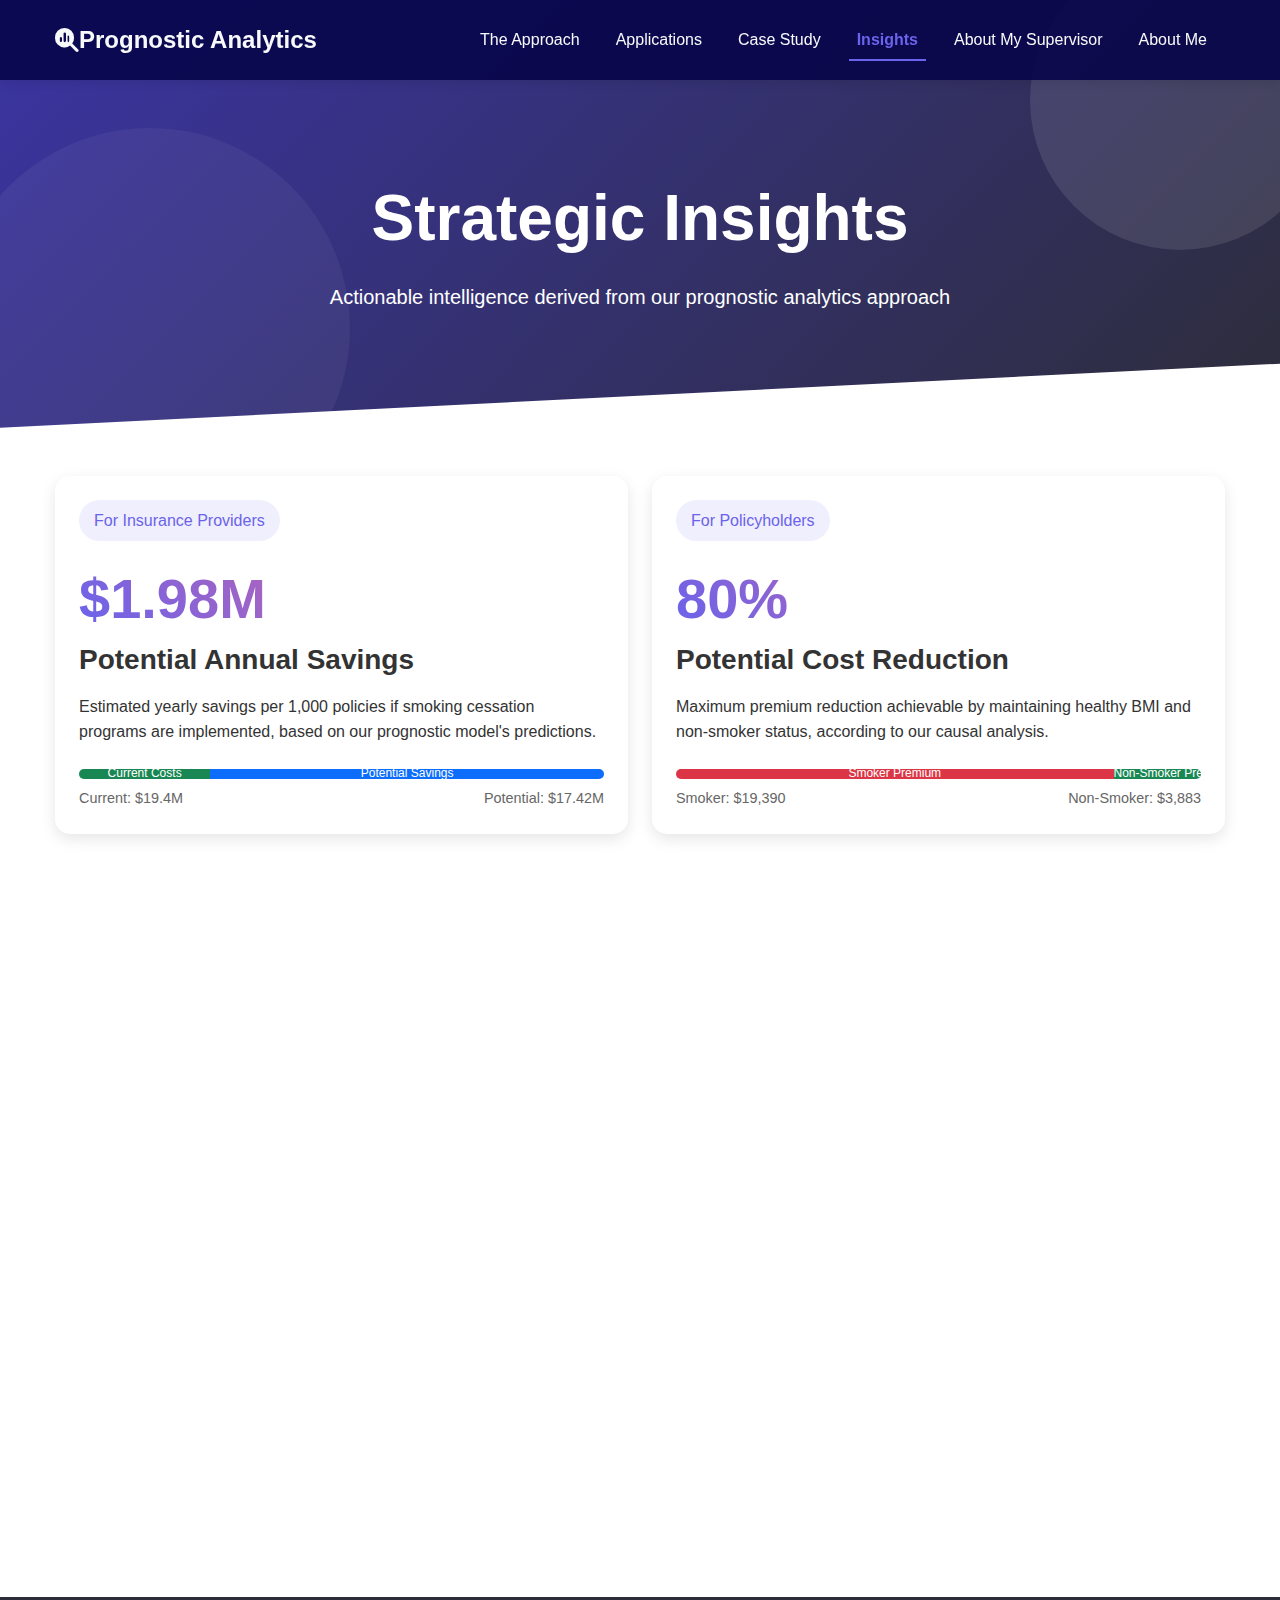
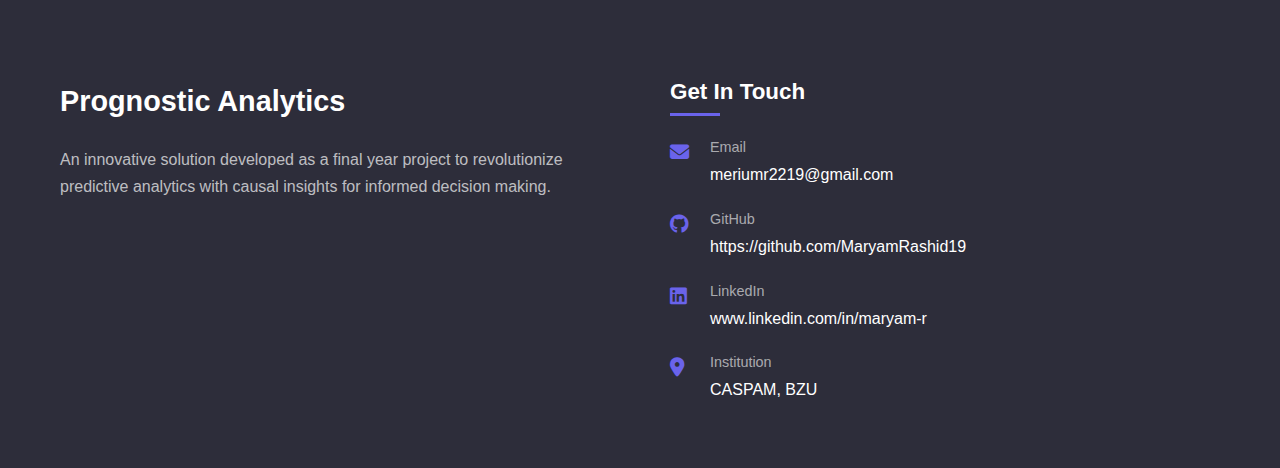
<file: insights.html>
<!DOCTYPE html>
<html lang="en">
<head>
        <!-- Google tag (gtag.js) -->
    <script async src="https://www.googletagmanager.com/gtag/js?id=G-ZR9XLD1WZV"></script>
    <script>
    window.dataLayer = window.dataLayer || [];
    function gtag(){dataLayer.push(arguments);}
    gtag('js', new Date());

    gtag('config', 'G-ZR9XLD1WZV');
    </script>
    <meta charset="UTF-8">
    <meta name="viewport" content="width=device-width, initial-scale=1.0">
    <link rel="icon" href="./magnifying-glass-chart-solid.svg" type="image/svg+xml">
    <title>Insights | Prognostic Analytics</title>
    <link href="https://cdn.jsdelivr.net/npm/bootstrap@5.3.0/dist/css/bootstrap.min.css" rel="stylesheet">
    <link rel="stylesheet" href="https://cdnjs.cloudflare.com/ajax/libs/animate.css/4.1.1/animate.min.css"/>
    <link rel="stylesheet" href="https://cdnjs.cloudflare.com/ajax/libs/font-awesome/6.4.0/css/all.min.css">
    <link rel="stylesheet" href="./css/root.css">
    <link rel="stylesheet" href="./css/insights.css">
</head>
<body>
    <!-- Navbar -->
    <nav class="navbar navbar-expand-lg navbar-dark fixed-top">
        <div class="container">
            <a class="navbar-brand" href="index.html">
                <i class="fa-solid fa-magnifying-glass-chart"></i>Prognostic Analytics
            </a>
            <button class="navbar-toggler" type="button" data-bs-toggle="collapse" data-bs-target="#navbarNav">
                <span class="navbar-toggler-icon"></span>
            </button>
            <div class="collapse navbar-collapse" id="navbarNav">
                <ul class="navbar-nav ms-auto">
                    <li class="nav-item">
                        <a class="nav-link" href="approach.html">The Approach</a>
                    </li>
                    <li class="nav-item">
                        <a class="nav-link" href="applications.html">Applications</a>
                    </li>
                    <li class="nav-item">
                        <a class="nav-link" href="case.html">Case Study</a>
                    </li>
                    <li class="nav-item">
                        <a class="nav-link active" href="insights.html">Insights</a>
                    </li>
                    <li class="nav-item">
                        <a class="nav-link" href="supervisor.html">About My Supervisor</a>
                    </li>
                    <li class="nav-item">
                        <a class="nav-link" href="aboutme.html">About Me</a>
                    </li>
                </ul>
            </div>
        </div>
    </nav>

    <!-- Hero Section -->
    <section class="insights-hero text-center">
        <div class="container animate__animated animate__fadeIn">
            <h1 class="display-3 fw-bold mb-4">Strategic Insights</h1>
            <p class="lead">Actionable intelligence derived from our prognostic analytics approach</p>
        </div>
    </section>

    <!-- Key Insights -->
    <section class="py-5">
        <div class="container">
            <div class="row g-4">
                <div class="col-md-6 animate-on-scroll">
                    <div class="impact-card h-100">
                        <div class="card-body p-4">
                            <span class="insight-badge">For Insurance Providers</span>
                            <div class="impact-value">$1.98M</div>
                            <h3>Potential Annual Savings</h3>
                            <p>Estimated yearly savings per 1,000 policies if smoking cessation programs are implemented, based on our prognostic model's predictions.</p>
                            <div class="mt-4">
                                <div class="progress" style="height: 10px;">
                                    <div class="progress-bar bg-success" style="width: 25%">Current Costs</div>
                                    <div class="progress-bar bg-primary" style="width: 75%">Potential Savings</div>
                                </div>
                                <div class="progress-label mt-2">
                                    <span>Current: $19.4M</span>
                                    <span>Potential: $17.42M</span>
                                </div>
                            </div>
                        </div>
                    </div>
                </div>
                
                <div class="col-md-6 animate-on-scroll">
                    <div class="impact-card h-100">
                        <div class="card-body p-4">
                            <span class="insight-badge">For Policyholders</span>
                            <div class="impact-value">80%</div>
                            <h3>Potential Cost Reduction</h3>
                            <p>Maximum premium reduction achievable by maintaining healthy BMI and non-smoker status, according to our causal analysis.</p>
                            <div class="mt-4">
                                <div class="progress" style="height: 10px;">
                                    <div class="progress-bar bg-danger" style="width: 100%">Smoker Premium</div>
                                    <div class="progress-bar bg-success" style="width: 20%">Non-Smoker Premium</div>
                                </div>
                                <div class="progress-label mt-2">
                                    <span>Smoker: $19,390</span>
                                    <span>Non-Smoker: $3,883</span>
                                </div>
                            </div>
                        </div>
                    </div>
                </div>
            </div>
        </div>
    </section>



    <!-- Recommendations -->
    <section class="py-5">
        <div class="container">
            <h2 class="text-center mb-5 animate-on-scroll">Strategic Recommendations</h2>
            <div class="row g-4">
                <div class="col-md-4 animate-on-scroll">
                    <div class="recommendation-card">
                        <div class="recommendation-icon">
                            <i class="fas fa-heartbeat"></i>
                        </div>
                        <h3>Wellness Programs</h3>
                        <ul class="recommendation-list">
                            <li>Implement smoking cessation initiatives with financial incentives</li>
                            <li>Offer subsidized gym memberships and nutrition counseling</li>
                            <li>Develop BMI reduction programs with progress-based rewards</li>
                        </ul>
                        <div class="recommendation-impact">
                            <span>Potential Impact:</span>
                            <strong>15-20% cost reduction</strong>
                        </div>
                    </div>
                </div>
                
                <div class="col-md-4 animate-on-scroll">
                    <div class="recommendation-card">
                        <div class="recommendation-icon">
                            <i class="fas fa-chart-line"></i>
                        </div>
                        <h3>Dynamic Pricing</h3>
                        <ul class="recommendation-list">
                            <li>Adjust premiums based on verified health improvements</li>
                            <li>Implement tiered pricing for smoking status and BMI ranges</li>
                            <li>Offer annual health assessments for premium adjustments</li>
                        </ul>
                        <div class="recommendation-impact">
                            <span>Potential Impact:</span>
                            <strong>10-15% increased retention</strong>
                        </div>
                    </div>
                </div>
                
                <div class="col-md-4 animate-on-scroll">
                    <div class="recommendation-card">
                        <div class="recommendation-icon">
                            <i class="fas fa-lightbulb"></i>
                        </div>
                        <h3>Transparency Initiatives</h3>
                        <ul class="recommendation-list">
                            <li>Provide personalized cost breakdowns using SHAP values</li>
                            <li>Develop interactive tools showing cost impact of lifestyle changes</li>
                            <li>Create educational materials on health-cost relationships</li>
                        </ul>
                        <div class="recommendation-impact">
                            <span>Potential Impact:</span>
                            <strong>25% higher customer satisfaction</strong>
                        </div>
                    </div>
                </div>
            </div>
        </div>
    </section>
 
    <!-- Footer -->

    <footer class="footer">
    <div class="footer-container">
        <div class="footer-about">
            <a href="#" class="footer-logo">Prognostic Analytics</a>
            <p class="footer-about">
                An innovative solution developed as a final year project to revolutionize 
                predictive analytics with causal insights for informed decision making.
            </p>
        </div>
        
        <div class="footer-contact">
            <h3>Get In Touch</h3>
            <div class="contact-item">
                <div class="contact-icon">
                    <i class="fas fa-envelope"></i>
                </div>
                <div class="contact-info">
                    <span>Email</span>
                    <a href="mailto:meriumr2219@gmail.com">meriumr2219@gmail.com</a>
                </div>
            </div>
            
            <div class="contact-item">
                <div class="contact-icon">
                    <i class="fab fa-github"></i>
                </div>
                <div class="contact-info">
                    <span>GitHub</span>
                    <a href="https://github.com/MaryamRashid19" target="_blank">https://github.com/MaryamRashid19</a>
                </div>
            </div>
            
            <div class="contact-item">
                <div class="contact-icon">
                    <i class="fab fa-linkedin"></i>
                </div>
                <div class="contact-info">
                    <span>LinkedIn</span>
                    <a href="https://www.linkedin.com/in/maryam-r/" target="_blank">www.linkedin.com/in/maryam-r</a>
                </div>
            </div>
            
            <div class="contact-item">
                <div class="contact-icon">
                    <i class="fas fa-map-marker-alt"></i>
                </div>
                <div class="contact-info">
                    <span>Institution</span>
                    <p>CASPAM, BZU</p>
                </div>
            </div>
        </div>
    </div>
    </footer>

    <!-- Bootstrap JS Bundle with Popper -->
    <script src="https://cdn.jsdelivr.net/npm/bootstrap@5.3.0/dist/js/bootstrap.bundle.min.js"></script>
    <!-- Custom JS -->
    <script src="./js/script.js"></script>
</body>
</html>
</file>
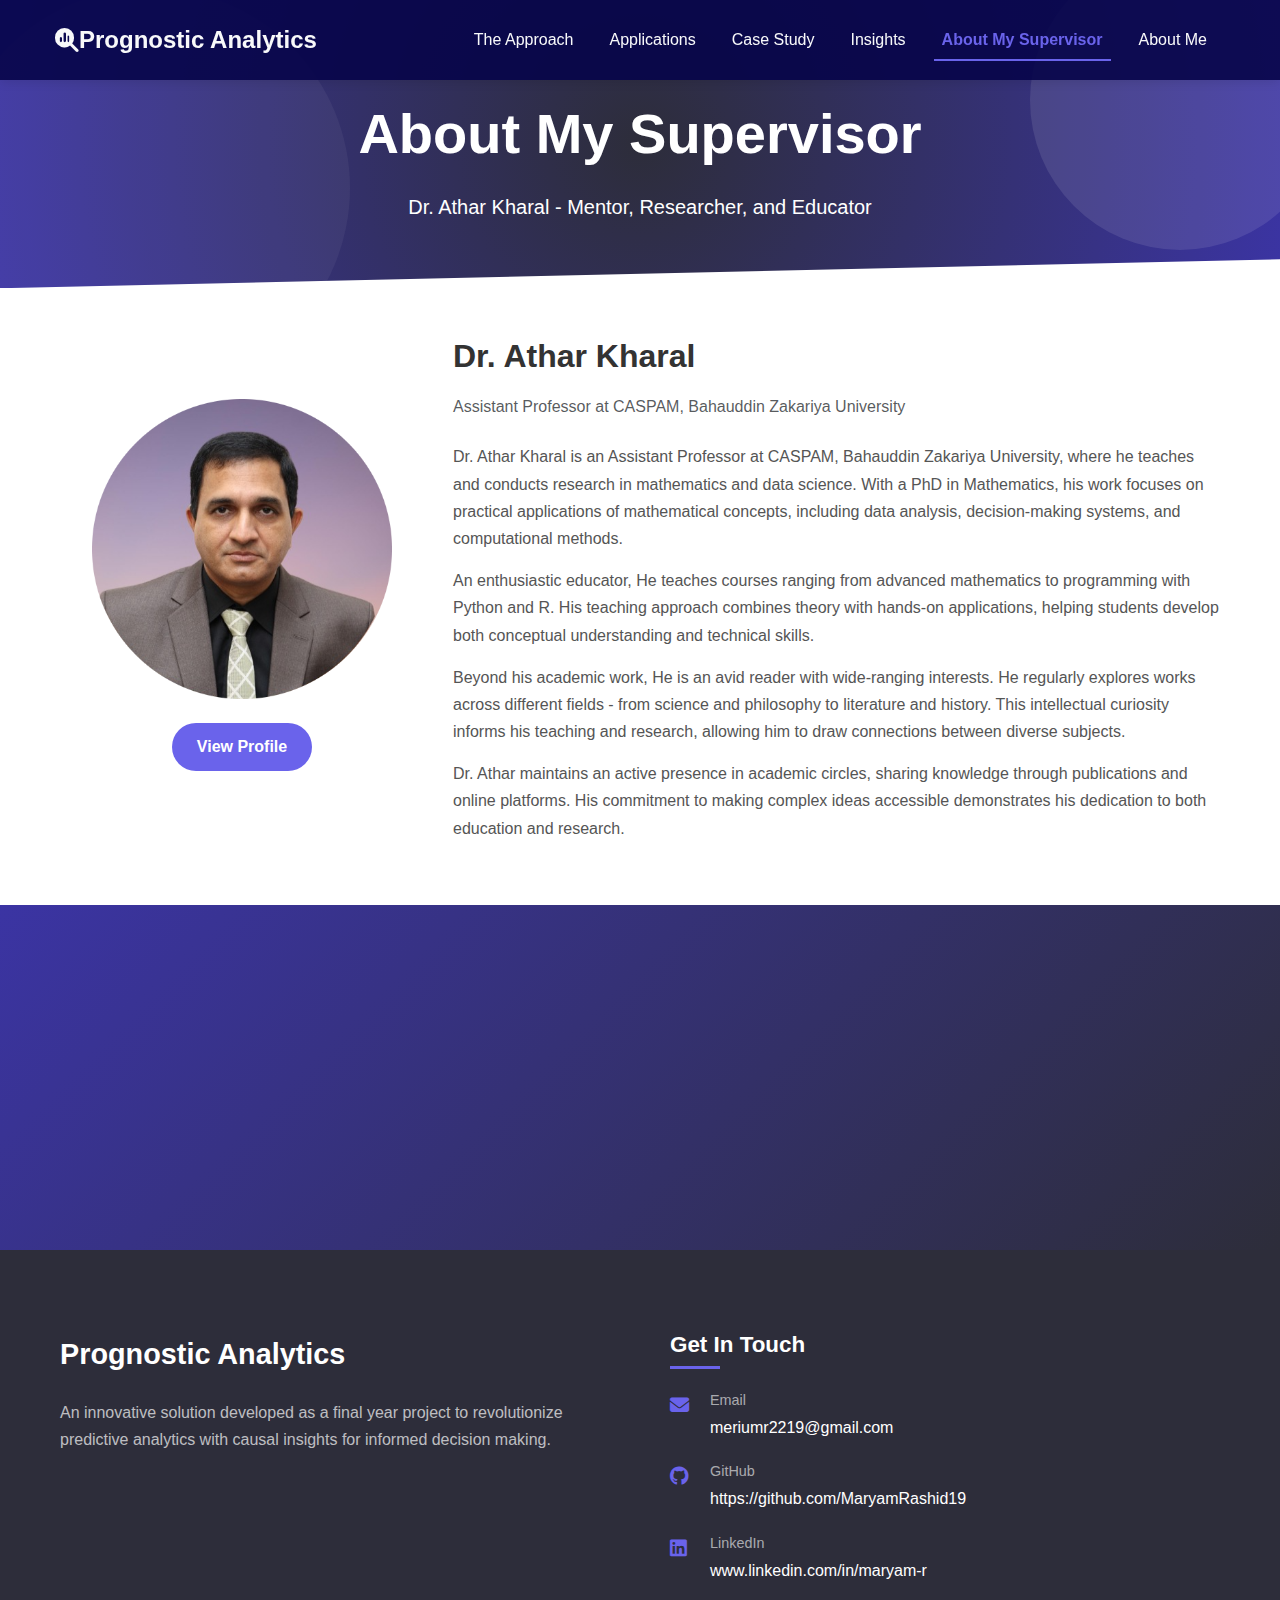
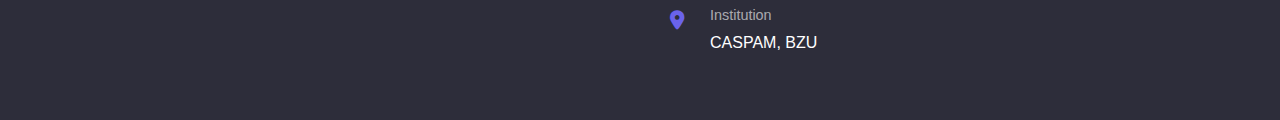
<file: supervisor.html>
<!DOCTYPE html>
<html lang="en">
<head>
        <!-- Google tag (gtag.js) -->
    <script async src="https://www.googletagmanager.com/gtag/js?id=G-ZR9XLD1WZV"></script>
    <script>
    window.dataLayer = window.dataLayer || [];
    function gtag(){dataLayer.push(arguments);}
    gtag('js', new Date());

    gtag('config', 'G-ZR9XLD1WZV');
    </script>
    <meta charset="UTF-8">
    <meta name="viewport" content="width=device-width, initial-scale=1.0">
    <link rel="icon" href="./magnifying-glass-chart-solid.svg" type="image/svg+xml">
    <title>About My Supervisor | Prognostic Analytics</title>
    <link href="https://cdn.jsdelivr.net/npm/bootstrap@5.3.0/dist/css/bootstrap.min.css" rel="stylesheet">
    <link rel="stylesheet" href="https://cdnjs.cloudflare.com/ajax/libs/animate.css/4.1.1/animate.min.css"/>
    <link rel="stylesheet" href="https://cdnjs.cloudflare.com/ajax/libs/font-awesome/6.4.0/css/all.min.css">
    <link rel="stylesheet" href="./css/root.css">
    <link rel="stylesheet" href="./css/supervisor.css">
</head>
<body>
    <!-- Navbar -->
    <nav class="navbar navbar-expand-lg navbar-dark fixed-top">
        <div class="container">
            <a class="navbar-brand" href="index.html">
                <i class="fa-solid fa-magnifying-glass-chart"></i>Prognostic Analytics
            </a>
            <button class="navbar-toggler" type="button" data-bs-toggle="collapse" data-bs-target="#navbarNav">
                <span class="navbar-toggler-icon"></span>
            </button>
            <div class="collapse navbar-collapse" id="navbarNav">
                <ul class="navbar-nav ms-auto">
                    <li class="nav-item">
                        <a class="nav-link" href="approach.html">The Approach</a>
                    </li>
                    <li class="nav-item">
                        <a class="nav-link" href="applications.html">Applications</a>
                    </li>
                    <li class="nav-item">
                        <a class="nav-link" href="case.html">Case Study</a>
                    </li>
                    <li class="nav-item">
                        <a class="nav-link" href="insights.html">Insights</a>
                    </li>
                    <li class="nav-item">
                        <a class="nav-link active" href="supervisor.html">About My Supervisor</a>
                    </li>
                    <li class="nav-item">
                        <a class="nav-link" href="aboutme.html">About Me</a>
                    </li>
                </ul>
            </div>
        </div>
    </nav>

    <header class="sup-hero">
        <div class="container text-center animate__animated animate__fadeIn">
            <h1 class="display-4 fw-bold mb-4">About My Supervisor</h1>
            <p class="lead">Dr. Athar Kharal - Mentor, Researcher, and Educator</p>
        </div>
    </header>

    <!-- Supervisor Section -->
    <section class="py-5">
        <div class="container">
            <div class="row align-items-center">
                <div class="col-md-4 text-center mb-4">
                    <img src="drathar.png" alt="Dr. Athar Kharal" class="img-fluid rounded mb-3" style="max-height: 300px;">
                    <a href="https://sites.google.com/view/atharkharal" class="btn btn-primary mt-2" target="_blank">View Profile</a>
                </div>
                
                <div class="col-md-8">
                    <h2 class="mb-3">Dr. Athar Kharal</h2>
                    <p class="text-muted mb-4">Assistant Professor at CASPAM, Bahauddin Zakariya University</p>
                    
                    <div class="supervisor-bio">
                        <p>Dr. Athar Kharal is an Assistant Professor at CASPAM, Bahauddin Zakariya University, where he teaches and conducts research in mathematics and data science. With a PhD in Mathematics, his work focuses on practical applications of mathematical concepts, including data analysis, decision-making systems, and computational methods.</p>
                        
                        <p>An enthusiastic educator, He teaches courses ranging from advanced mathematics to programming with Python and R. His teaching approach combines theory with hands-on applications, helping students develop both conceptual understanding and technical skills.</p>
                        
                        <p>Beyond his academic work, He is an avid reader with wide-ranging interests. He regularly explores works across different fields - from science and philosophy to literature and history. This intellectual curiosity informs his teaching and research, allowing him to draw connections between diverse subjects.</p>
                        
                        <p>Dr. Athar maintains an active presence in academic circles, sharing knowledge through publications and online platforms. His commitment to making complex ideas accessible demonstrates his dedication to both education and research.</p>
                    </div>
                </div>
            </div>
        </div>
    </section>

    <!-- Acknowledgement -->
    <section class="acknowledgement py-5">
        <div class="container">
            <div class="row justify-content-center">
                <div class="col-lg-10 text-center">
                    <div class="ack-card animate-on-scroll">
                        <i class="fas fa-quote-left quote-icon"></i>
                        <p class="ack-text">I would like to express my deepest gratitude to Dr. Athar for his invaluable guidance, constant encouragement, and expert advice throughout the development of this project. His valuable feedback and thoughtful guidance were crucial in refining the focus and enhancing the quality of this research.</p>
                        <p class="ack-author">- Maryam Rashid</p>
                    </div>
                </div>
            </div>
        </div>
    </section>

    <!-- Footer -->
    <footer class="footer">
        <div class="footer-container">
            <div class="footer-about">
                <a href="#" class="footer-logo">Prognostic Analytics</a>
                <p class="footer-about">
                    An innovative solution developed as a final year project to revolutionize 
                    predictive analytics with causal insights for informed decision making.
                </p>
            </div>
            
            <div class="footer-contact">
                <h3>Get In Touch</h3>
                <div class="contact-item">
                    <div class="contact-icon">
                        <i class="fas fa-envelope"></i>
                    </div>
                    <div class="contact-info">
                        <span>Email</span>
                        <a href="mailto:meriumr2219@gmail.com">meriumr2219@gmail.com</a>
                    </div>
                </div>
                
                <div class="contact-item">
                    <div class="contact-icon">
                        <i class="fab fa-github"></i>
                    </div>
                    <div class="contact-info">
                        <span>GitHub</span>
                        <a href="https://github.com/MaryamRashid19" target="_blank">https://github.com/MaryamRashid19</a>
                    </div>
                </div>
                
                <div class="contact-item">
                    <div class="contact-icon">
                        <i class="fab fa-linkedin"></i>
                    </div>
                    <div class="contact-info">
                        <span>LinkedIn</span>
                        <a href="https://www.linkedin.com/in/maryam-r/" target="_blank">www.linkedin.com/in/maryam-r</a>
                    </div>
                </div>
                
                <div class="contact-item">
                    <div class="contact-icon">
                        <i class="fas fa-map-marker-alt"></i>
                    </div>
                    <div class="contact-info">
                        <span>Institution</span>
                        <p>CASPAM, BZU</p>
                    </div>
                </div>
            </div>
        </div>
    </footer>

    <!-- Bootstrap JS Bundle with Popper -->
    <script src="https://cdn.jsdelivr.net/npm/bootstrap@5.3.0/dist/js/bootstrap.bundle.min.js"></script>
    <!-- Custom JS -->
    <script src="./js/script.js"></script>
</body>
</html>
</file>
<file: css/root.css>
:root {
  --primary-color: #6a63eb;
  --secondary-color: #3b34a3;
  --accent-color: #ff6584;
  --dark-color: #2d2d3a;
  --light-color: #f8f9fa;
}

* {
  margin: 0;
  padding: 0;
  box-sizing: border-box;
}

body {
  font-family: "Poppins", sans-serif;
  overflow-x: hidden;
  color: #333;
  line-height: 1.6;
}

/* Typography */
h1, h2, h3, h4, h5, h6 {
  font-weight: 700;
  line-height: 1.3;
  margin-bottom: 15px;
}

p {
  margin-bottom: 15px;
}

a {
  text-decoration: none;
  transition: all 0.3s ease;
}

/* Buttons */
.btn {
  padding: 12px 25px;
  border-radius: 50px;
  font-weight: 600;
  transition: all 0.3s ease;
  border: none;
}

.btn-primary {
  background-color: var(--primary-color);
  color: white;
}

.btn-primary:hover {
  background-color: var(--secondary-color);
  transform: translateY(-3px);
  box-shadow: 0 5px 15px rgba(106, 99, 235, 0.4);
}

.btn-outline-primary {
  border: 2px solid var(--primary-color);
  color: var(--primary-color);
  background: transparent;
}

.btn-outline-primary:hover {
  background-color: var(--primary-color);
  color: white;
}

/* Navbar Styles */
.navbar {
  background-color: rgba(7, 4, 73, 0.9) !important;
  box-shadow: 0 2px 10px rgba(0, 0, 0, 0.1);
  padding: 15px 0;
  transition: all 0.3s ease;
  height: 80px;
}

.navbar.scrolled {
  padding: 10px 0;
  background-color: rgba(255, 255, 255, 0.98) !important;
  box-shadow: 0 2px 20px rgba(0, 0, 0, 0.1);
  height: 70px;
}

.navbar.scrolled .navbar-brand {
  color: var(--dark-color) !important;
}

.navbar.scrolled .nav-link {
  color: var(--dark-color) !important;
}

.navbar-brand {
  font-weight: 700;
  font-size: 1.5rem;
  color: var(--light-color) !important;
  display: flex;
  align-items: center;
  
}

.nav-link {
  font-weight: 500;
  color: var(--light-color) !important;
  margin: 0 10px;
  position: relative;
  display: inline-block;
}

.navbar.scrolled .nav-link::after {
  background-color: var(--primary-color);
}

.nav-link:hover {
  color: var(--primary-color) !important;
}

.nav-link::after {
  content: "";
  position: absolute;
  width: 0;
  height: 2px;
  bottom: 0;
  left: 0;
  background-color: var(--light-color);
  transition: width 0.3s ease;
}

.nav-link:hover::after {
  width: 100%;
}

.nav-link.active {
  color: var(--primary-color) !important;
  font-weight: 600;
}

.nav-link.active::after {
  width: 100%;
  background-color: var(--primary-color);
}

/* Container */
.container {
  max-width: 1200px;
  margin: 0 auto;
  padding: 0 15px;
}

/* Section Padding */
.section {
  padding: 100px 0;
}

/* Card Styles */
.card {
  border: none;
  border-radius: 15px;
  overflow: hidden;
  box-shadow: 0 10px 30px rgba(0, 0, 0, 0.05);
  transition: all 0.3s ease;
}

.card:hover {
  transform: translateY(-10px);
  box-shadow: 0 15px 40px rgba(0, 0, 0, 0.1);
}
/* Footer */
.footer {
  background-color: var(--dark-color);
  color: white;
  padding: 80px 0 30px;
  position: relative;
}

.footer-container {
  display: grid;
  grid-template-columns: repeat(auto-fit, minmax(300px, 1fr));
  gap: 60px;
  max-width: 1200px;
  margin: 0 auto;
  padding: 0 20px;
}

.footer-logo {
  font-size: 1.8rem;
  font-weight: 700;
  color: white;
  margin-bottom: 20px;
  display: inline-block;
  transition: all 0.3s ease;
}

.footer-logo:hover {
  color: var(--primary-color);
}

.footer-about {
  line-height: 1.7;
  color: rgba(255, 255, 255, 0.7);
  margin-bottom: 25px;
}

.social-links {
  display: flex;
  gap: 20px;
  margin-top: 25px;
}

.social-icon {
  color: white;
  font-size: 1.3rem;
  transition: all 0.3s ease;
}

.social-icon:hover {
  color: var(--primary-color);
  transform: translateY(-3px);
}

.footer-contact h3 {
  font-size: 1.4rem;
  margin-bottom: 30px;
  position: relative;
}

.footer-contact h3::after {
  content: "";
  position: absolute;
  left: 0;
  bottom: -10px;
  width: 50px;
  height: 3px;
  background: var(--primary-color);
}

.contact-item {
  display: flex;
  align-items: flex-start;
  margin-bottom: 20px;
  gap: 15px;
}

.contact-icon {
  color: var(--primary-color);
  font-size: 1.2rem;
  min-width: 25px;
  padding-top: 2px;
}

.contact-info {
  display: flex;
  flex-direction: column;
}

.contact-info span {
  color: rgba(255, 255, 255, 0.6);
  font-size: 0.9rem;
  margin-bottom: 3px;
}

.contact-info a, 
.contact-info p {
  color: white;
  text-decoration: none;
  transition: all 0.3s ease;
}

.contact-info a:hover {
  color: var(--primary-color);
}

.footer-bottom {
  text-align: center;
  padding-top: 60px;
  margin-top: 60px;
  border-top: 1px solid rgba(255, 255, 255, 0.1);
  color: rgba(255, 255, 255, 0.6);
  font-size: 0.9rem;
}

/* Responsive adjustments */
@media (max-width: 768px) {
  .footer-container {
    grid-template-columns: 1fr;
    gap: 40px;
  }
  
  .footer-about {
    text-align: center;
  }
  
  .social-links {
    justify-content: center;
  }
  
  .footer-contact h3 {
    text-align: center;
  }
  
  .footer-contact h3::after {
    left: 50%;
    transform: translateX(-50%);
  }
}

/* Animations */
.animate-on-scroll {
  opacity: 0;
  transform: translateY(30px);
  transition: all 0.6s ease;
}

.animate-on-scroll.visible {
  opacity: 1;
  transform: translateY(0);
}

/* Responsive Adjustments */
@media (max-width: 768px) {
  .navbar-brand {
    font-size: 1.3rem;
  }
  
  .section {
    padding: 70px 0;
  }
}
</file>
<file: css/aboutme.css>
/* Portfolio About Me Styles */
.name-header {
    padding: 60px 0;
    text-align: center;
    margin-top: 80px;
}

.name-title {
    font-family: 'Poppins', sans-serif;
    font-size: 3.5rem;
    font-weight: 400;
    color: var(--dark-color);
    display: inline-block;
    position: relative;
    animation: fadeInUp 1s ease-out;
}

.name-title::after {
    content: '';
    position: absolute;
    bottom: -10px;
    left: 50%;
    transform: translateX(-50%);
    width: 80px;
    height: 2px;
    background: var(--primary-color);
    animation: lineExpand 0.8s ease-out 0.5s both;
}

@keyframes fadeInUp {
    from {
        opacity: 0;
        transform: translateY(20px);
    }
    to {
        opacity: 1;
        transform: translateY(0);
    }
}

@keyframes lineExpand {
    from {
        width: 0;
    }
    to {
        width: 80px;
    }
}

@media (max-width: 768px) {
    .name-title {
        font-size: 2.8rem;
    }
    .name-header {
        padding: 50px 0;
    }
}
/* About Section */
.about-section {
    padding: 5rem 0;
}

.section-title {
    font-size: 2.5rem;
    font-weight: 700;
    color: var(--dark-color);
    position: relative;
    display: inline-block;
}

.section-title::after {
    content: "";
    position: absolute;
    bottom: -10px;
    left: 0;
    width: 50px;
    height: 3px;
    background: var(--primary-color);
}

.education-card {
    background: white;
    padding: 2rem;
    border-radius: 10px;
    box-shadow: 0 5px 15px rgba(0,0,0,0.05);
    height: 100%;
}

.card-title {
    color: var(--dark-color);
    margin-bottom: 1.5rem;
    padding-bottom: 10px;
    border-bottom: 1px solid #eee;
}

.edu-item {
    margin-bottom: 1.5rem;
}

.edu-item:last-child {
    margin-bottom: 0;
}

/* Skills Section */
.skills-section {
    padding: 5rem 0;
}

.skill-category-card {
    background: white;
    padding: 1.5rem;
    border-radius: 10px;
    box-shadow: 0 5px 15px rgba(0,0,0,0.05);
    height: 100%;
}

.category-title {
    color: var(--primary-color);
    margin-bottom: 1.5rem;
    font-size: 1.3rem;
}

.skill-list {
    list-style: none;
    padding: 0;
}

.skill-list li {
    padding: 8px 0;
    border-bottom: 1px dashed #eee;
}

.skill-list li:last-child {
    border-bottom: none;
}

/* Certifications Section */
.certifications-section {
    padding: 5rem 0;
}

.certification-card {
    background: white;
    padding: 2rem;
    border-radius: 10px;
    box-shadow: 0 5px 15px rgba(0,0,0,0.05);
    height: 100%;
    text-align: center;
}

.certification-icon {
    font-size: 3rem;
    color: var(--primary-color);
    margin-bottom: 1rem;
}

/* Experience Section */
.experience-section {
    padding: 5rem 0;
}

.experience-card {
    background: white;
    padding: 2rem;
    border-radius: 10px;
    box-shadow: 0 5px 15px rgba(0,0,0,0.05);
}

.exp-header {
    margin-bottom: 1rem;
    padding-bottom: 10px;
    border-bottom: 1px solid #eee;
}

/* Contact Section */
.contact-section {
    padding: 5rem 0;
}

.contact-info {
    display: flex;
    justify-content: center;
    gap: 50px;
    flex-wrap: wrap;
}

.contact-item {
    text-align: center;
}

.contact-item i {
    color: var(--primary-color);
}

/* Footer */
.footer {
    background: var(--dark-color);
    color: white;
}

.social-links a {
    color: white;
    font-size: 1.2rem;
    transition: all 0.3s;
}

.social-links a:hover {
    color: var(--accent-color);
}

/* Responsive */
@media (max-width: 768px) {
    .portfolio-hero {
        padding: 120px 0 60px;
        text-align: center;
    }
    
    .hero-content {
        padding-right: 0;
        margin-bottom: 2rem;
    }
    
    .hero-buttons {
        justify-content: center;
    }
    
    .image-wrapper {
        width: 200px;
        height: 200px;
    }
    
    .image-wrapper i {
        font-size: 6rem;
    }
    
    .section-title::after {
        left: 50%;
        transform: translateX(-50%);
    }
}
/* Projects Section */
.projects-section {
    padding: 5rem 0;
}

.project-card {
    background: white;
    padding: 2rem;
    border-radius: 10px;
    box-shadow: 0 5px 15px rgba(0,0,0,0.05);
    margin-bottom: 2rem;
}

.project-image {
    width: 100%;
    height: 200px;
    background: rgba(106, 99, 235, 0.1);
    border-radius: 10px;
    display: flex;
    align-items: center;
    justify-content: center;
}

.project-image i {
    font-size: 4rem;
    color: var(--primary-color);
}
</file>
<file: css/applications.css>
/* Applications Page Styles */
.applications-hero {
    padding: 100px 0 50px;
    background: radial-gradient(circle, #2d2d3a, #3b34a3);
    color: white;
    clip-path: polygon(0 0, 100% 0, 100% 80%, 70% 100%, 30% 90%, 0 95%);
    position: relative;
    overflow: hidden;
}

.applications-hero::before {
    content: "";
    position: absolute;
    top: -50px;
    right: -50px;
    width: 300px;
    height: 300px;
    background: rgba(255, 255, 255, 0.1);
    border-radius: 50%;
    animation: pulse 6s infinite ease-in-out;
}

.applications-hero::after {
    content: "";
    position: absolute;
    bottom: -100px;
    left: -50px;
    width: 400px;
    height: 400px;
    background: rgba(255, 255, 255, 0.05);
    border-radius: 50%;
    animation: pulse 8s infinite ease-in-out;
}

@keyframes pulse {
    0%, 100% { transform: scale(1); opacity: 0.7; }
    50% { transform: scale(1.05); opacity: 0.9; }
}

/* Applications Section */
.applications {
    background: #f9f9ff;
}

.application-card {
    border-radius: 15px;
    overflow: hidden;
    box-shadow: 0 5px 15px rgba(0,0,0,0.05);
    height: 100%;
    transition: all 0.5s cubic-bezier(0.25, 0.8, 0.25, 1);
    background: white;
    opacity: 0;
    transform: translateY(30px);
    transition: all 0.6s ease;
}

.application-card.visible {
    opacity: 1;
    transform: translateY(0);
}

.application-card:hover {
    transform: translateY(-10px) !important;
    box-shadow: 0 15px 30px rgba(0,0,0,0.1);
}

.application-header {
    padding: 20px;
    color: white;
    display: flex;
    align-items: center;
    gap: 15px;
    transition: all 0.3s ease;
}

.application-header i {
    font-size: 1.8rem;
    transition: all 0.3s ease;
}

.application-body {
    padding: 20px;
    transition: all 0.3s ease;
}

.use-case {
    margin-bottom: 20px;
    transition: all 0.3s ease;
}

.use-case h4 {
    color: var(--primary-color);
    margin-bottom: 10px;
    font-size: 1.1rem;
    transition: all 0.3s ease;
}

.feature-list li {
    position: relative;
    padding-left: 25px;
    margin-bottom: 8px;
    transition: all 0.3s ease;
}

.feature-list li:before {
    content: "→";
    position: absolute;
    left: 0;
    color: var(--primary-color);
    transition: all 0.3s ease;
}

/* Industry-specific colors */
.healthcare .application-header {
    background: linear-gradient(135deg, #ff6b6b, #ff8e8e);
}
.manufacturing .application-header {
    background: linear-gradient(135deg, #4e54c8, #8f94fb);
}
.business .application-header {
    background: linear-gradient(135deg, #2ecc71, #1abc9c);
}
.emerging .application-header {
    background: linear-gradient(135deg, #e67e22, #f39c12);
}

/* Future Directions Enhancements */
.future-card {
    background: white;
    border-radius: 15px;
    padding: 30px;
    box-shadow: 0 10px 30px rgba(0,0,0,0.05);
    height: 100%;
    transition: all 0.5s cubic-bezier(0.25, 0.8, 0.25, 1);
    border-top: 4px solid var(--primary-color);
    opacity: 0;
    transform: translateY(30px);
}

.future-card.visible {
    opacity: 1;
    transform: translateY(0);
}

.future-card:hover {
    transform: translateY(-10px) !important;
    box-shadow: 0 15px 40px rgba(0,0,0,0.1);
    border-top-color: var(--accent-color);
}

.future-icon {
    font-size: 2.5rem;
    color: var(--primary-color);
    margin-bottom: 20px;
    display: inline-block;
    width: 80px;
    height: 80px;
    line-height: 80px;
    background: rgba(106, 99, 235, 0.1);
    border-radius: 50%;
    transition: all 0.3s ease;
}

.future-card:hover .future-icon {
    background: var(--primary-color);
    color: white;
    transform: rotate(15deg);
}

.tech-tags {
    margin-top: 20px;
    display: flex;
    flex-wrap: wrap;
    justify-content: center;
    gap: 10px;
}

.framework-card {
    background: white;
    border-radius: 15px;
    padding: 30px;
    box-shadow: 0 10px 30px rgba(0,0,0,0.05);
    margin-top: 30px;
}

.framework-grid {
    display: grid;
    grid-template-columns: repeat(auto-fit, minmax(250px, 1fr));
    gap: 30px;
    margin-top: 20px;
}

.framework-item {
    text-align: center;
    padding: 20px;
    border-radius: 10px;
    transition: all 0.3s ease;
    background: rgba(106, 99, 235, 0.03);
}

.framework-item i {
    font-size: 2rem;
    color: var(--primary-color);
    margin-bottom: 15px;
    display: block;
}

.framework-item:hover {
    background: rgba(106, 99, 235, 0.1);
    transform: translateY(-5px);
}


@media (max-width: 768px) {
    .framework-grid {
        grid-template-columns: 1fr;
    }
}
/* Responsive adjustments */
@media (max-width: 768px) {
    .applications-hero {
        padding: 150px 0 80px;
    }
    
    .application-header {
        flex-direction: column;
        text-align: center;
        gap: 10px;
    }
}

@media (max-width: 576px) {
    .applications-hero {
        clip-path: polygon(0 0, 100% 0, 100% 95%, 0 100%);
        padding: 120px 0 60px;
    }
    
    .applications-hero h1 {
        font-size: 2.5rem;
    }
}
/* Floating Animation */
.floating {
    animation: floating 3s ease-in-out infinite;
}

@keyframes floating {
    0%, 100% { transform: translateY(0); }
    50% { transform: translateY(-10px); }
}
</file>
<file: css/approach.css>
/* Approach Page Styles */
.approach-hero {
    padding: 100px 0 50px;
    /* background: linear-gradient(135deg, var(--primary-color), var(--secondary-color)); */
    background: radial-gradient(circle, #2d2d3a, #3b34a3);
    /* background: conic-gradient(from 360deg, #2d2d3a, #3b34a3, #2d2d3a, #3b34a3); */
    color: white;
    clip-path: polygon(0 0, 100% 0, 100% 90%, 0 100%);
    position: relative;
    overflow: hidden;
}

.approach-hero::before {
    content: "";
    position: absolute;
    top: -50px;
    right: -50px;
    width: 300px;
    height: 300px;
    background: rgba(255, 255, 255, 0.1);
    border-radius: 50%;
}

.approach-hero::after {
    content: "";
    position: absolute;
    bottom: -100px;
    left: -50px;
    width: 400px;
    height: 400px;
    background: rgba(255, 255, 255, 0.05);
    border-radius: 50%;
}

/* Prognostic Definition Section */
.prognostic-definition {
    background: white;
}

.definition-card {
    background: rgba(106, 99, 235, 0.05);
    border-radius: 10px;
    border-left: 4px solid var(--primary-color);
}

.feature-list {
    list-style-type: none;
    padding-left: 0;
}

.feature-list li {
    padding: 8px 0;
    position: relative;
    padding-left: 25px;
}

.feature-list li:before {
    content: "→";
    position: absolute;
    left: 0;
    color: var(--primary-color);
}

.value-proposition {
    background: linear-gradient(135deg, rgba(106, 99, 235, 0.03), rgba(255, 101, 132, 0.03));
    border-radius: 10px;
    border-top: 2px solid var(--primary-color);
}

/* Method Cards */
.method-card {
    border: none;
    border-radius: 15px;
    overflow: hidden;
    transition: all 0.5s ease;
    box-shadow: 0 10px 20px rgba(0,0,0,0.1);
    height: 320px;
    background: white;
    position: relative;
}

.method-card:hover {
    transform: translateY(-10px);
    box-shadow: 0 15px 30px rgba(0,0,0,0.2);
}

.method-icon {
    font-size: 2.5rem;
    color: var(--primary-color);
    margin-bottom: 20px;
    display: inline-block;
    width: 70px;
    height: 70px;
    line-height: 70px;
    background: rgba(106, 99, 235, 0.1);
    border-radius: 50%;
    transition: all 0.3s ease;
}

.method-card:hover .method-icon {
    background: var(--primary-color);
    color: white;
    transform: rotateY(180deg);
}

.badges{
    position: absolute;
    left: 50%;
    top: 80%;
    transform: translate(-50%,-80%);
    display: flex;
}

.tech-badge {
    background: var(--dark-color);
    color: white;
    margin: 5px;
    padding: 8px 15px;
    border-radius: 50px;
    font-weight: 500;
    font-size: 0.8rem;
    transition: all 0.3s;
    display: inline-block;
}

.tech-badge:hover {
    background: var(--accent-color);
    transform: scale(1.05);
}

/* Applications Section */
.applications {
    background: #f9f9ff;
}

.application-card {
    border-radius: 15px;
    overflow: hidden;
    box-shadow: 0 5px 15px rgba(0,0,0,0.05);
    height: 100%;
    transition: transform 0.3s ease;
    background: white;
}

.application-card:hover {
    transform: translateY(-5px);
}

.application-header {
    padding: 20px;
    color: white;
    display: flex;
    align-items: center;
    gap: 15px;
}

.application-header i {
    font-size: 1.8rem;
}

.application-body {
    padding: 20px;
}

.use-case {
    margin-bottom: 20px;
}

.use-case h4 {
    color: var(--primary-color);
    margin-bottom: 10px;
    font-size: 1.1rem;
}

/* Industry-specific colors */
.healthcare .application-header {
    background: linear-gradient(135deg, #ff6b6b, #ff8e8e);
}
.manufacturing .application-header {
    background: linear-gradient(135deg, #4e54c8, #8f94fb);
}
.business .application-header {
    background: linear-gradient(135deg, #2ecc71, #1abc9c);
}
.emerging .application-header {
    background: linear-gradient(135deg, #e67e22, #f39c12);
}

/* Challenges Section */
.challenges {
    background: white;
}

.challenge-card {
    border-radius: 15px;
    overflow: hidden;
    box-shadow: 0 5px 15px rgba(0,0,0,0.05);
    height: 100%;
    transition: all 0.5s ease;
    background: white;
    border-top: 4px solid var(--primary-color);
}

.challenge-card:hover {
    transform: translateY(-10px);
    box-shadow: 0 15px 30px rgba(0,0,0,0.1);
}

.challenge-header {
    padding: 20px;
    background: rgba(106, 99, 235, 0.1);
    display: flex;
    align-items: center;
    gap: 15px;
}

.challenge-header i {
    font-size: 1.8rem;
    color: var(--primary-color);
}

.challenge-body {
    padding: 20px;
}

.challenge-points {
    margin-top: 15px;
}

.point {
    margin-bottom: 15px;
    padding-bottom: 15px;
    border-bottom: 1px dashed rgba(0,0,0,0.1);
}

.point h4 {
    color: var(--dark-color);
    font-size: 1rem;
    margin-bottom: 5px;
    display: flex;
    align-items: center;
    gap: 10px;
}

.point h4 i {
    color: var(--primary-color);
    font-size: 0.9rem;
}

.point p {
    font-size: 0.9rem;
    color: #666;
    padding-left: 28px;
}

/* Strategies */
.strategies {
    border-top: 1px solid rgba(0,0,0,0.1);
}

.strategy-card {
    background: white;
    border-radius: 10px;
    padding: 25px;
    box-shadow: 0 5px 15px rgba(0,0,0,0.05);
    height: 100%;
    transition: all 0.3s ease;
    text-align: center;
    border-bottom: 3px solid var(--primary-color);
}

.strategy-card:hover {
    transform: translateY(-5px);
    box-shadow: 0 10px 25px rgba(0,0,0,0.1);
}

.strategy-icon {
    font-size: 2rem;
    color: var(--primary-color);
    margin-bottom: 15px;
    display: inline-block;
    width: 60px;
    height: 60px;
    line-height: 60px;
    background: rgba(106, 99, 235, 0.1);
    border-radius: 50%;
    transition: all 0.3s ease;
}

.strategy-card:hover .strategy-icon {
    background: var(--primary-color);
    color: white;
    transform: rotate(15deg);
}

.strategy-card h4 {
    color: var(--dark-color);
    margin-bottom: 10px;
}

.strategy-card p {
    font-size: 0.9rem;
    color: #666;
}
/* Responsive adjustments */
@media (max-width: 768px) {
    .application-header {
        flex-direction: column;
        text-align: center;
        gap: 10px;
    }
}

/* Floating Animation */
.floating {
    animation: floating 3s ease-in-out infinite;
}

@keyframes floating {
    0%, 100% { transform: translateY(0); }
    50% { transform: translateY(-10px); }
}

/* Responsive Adjustments */
@media (max-width: 992px) {
    .approach-hero {
        padding: 150px 0 80px;
    }
}

@media (max-width: 768px) {
    .approach-hero {
        clip-path: polygon(0 0, 100% 0, 100% 95%, 0 100%);
        padding: 120px 0 60px;
    }
    
    .metrics-grid {
        grid-template-columns: 1fr;
    }
}

@media (max-width: 576px) {
    .approach-hero h1 {
        font-size: 2.5rem;
    }
    
    .feature-item {
        flex-direction: column;
        align-items: flex-start;
    }
    
    .feature-name {
        margin-bottom: 5px;
    }
    
    .feature-bar {
        width: 100%;
        margin: 5px 0;
    }
}
/* Report Viewer Styles */
.pdf-container {
    position: relative;
    margin: 0 auto;
    max-width: 900px;
    transition: all 0.3s ease;
    border: 1px solid rgba(0,0,0,0.1);
}

.pdf-container:hover {
    transform: translateY(-5px);
    box-shadow: 0 15px 30px rgba(0,0,0,0.15) !important;
}

.pdf-actions {
    display: flex;
    justify-content: center;
    gap: 15px;
}

/* Button Enhancements */
.btn-primary {
    background-color: var(--primary-color);
    border-color: var(--primary-color);
    padding: 12px 30px;
    font-weight: 500;
    letter-spacing: 0.5px;
    transition: all 0.3s ease;
    box-shadow: 0 4px 15px rgba(106, 99, 235, 0.4);
}

.btn-primary:hover {
    background-color: var(--secondary-color);
    border-color: var(--secondary-color);
    transform: translateY(-3px);
    box-shadow: 0 8px 25px rgba(106, 99, 235, 0.5);
}

.btn-outline-light:hover {
    color: var(--dark-color) !important;
    background: white;
}
</file>
<file: css/insights.css>
/* Insights Page Styles */
.insights-hero {
    background: linear-gradient(135deg, var(--secondary-color), var(--dark-color));
    color: white;
    padding: 180px 0 100px;
    clip-path: polygon(0 0, 100% 0, 100% 85%, 0 100%);
    position: relative;
    overflow: hidden;
}

.insights-hero::before {
    content: "";
    position: absolute;
    top: -50px;
    right: -50px;
    width: 300px;
    height: 300px;
    background: rgba(255, 255, 255, 0.1);
    border-radius: 50%;
}

.insights-hero::after {
    content: "";
    position: absolute;
    bottom: -100px;
    left: -50px;
    width: 400px;
    height: 400px;
    background: rgba(255, 255, 255, 0.05);
    border-radius: 50%;
}

/* Impact Cards */
.impact-card {
    border-radius: 15px;
    overflow: hidden;
    transition: all 0.3s;
    border: none;
    box-shadow: 0 5px 15px rgba(0,0,0,0.1);
    height: 100%;
    background: white;
}

.impact-card:hover {
    transform: translateY(-10px);
    box-shadow: 0 15px 30px rgba(0,0,0,0.2);
}

.impact-value {
    font-size: 3.5rem;
    font-weight: bold;
    background: linear-gradient(45deg, var(--primary-color), var(--accent-color));
    -webkit-background-clip: text;
    -webkit-text-fill-color: transparent;
    margin: 15px 0;
    line-height: 1;
}

.insight-badge {
    background: rgba(106, 99, 235, 0.1);
    color: var(--primary-color);
    padding: 8px 15px;
    border-radius: 50px;
    font-weight: 500;
    display: inline-block;
    margin-bottom: 15px;
}

.progress-label {
    display: flex;
    justify-content: space-between;
    font-size: 0.9rem;
    color: #666;
}


/* Glow Animation */
.glow {
    animation: glow 3s ease-in-out infinite alternate;
}

@keyframes glow {
    from {
        box-shadow: 0 0 10px rgba(106, 99, 235, 0.3);
    }
    to {
        box-shadow: 0 0 20px rgba(106, 99, 235, 0.6);
    }
}

/* Recommendation Cards */
.recommendation-card {
    background: white;
    border-radius: 15px;
    padding: 30px;
    box-shadow: 0 10px 30px rgba(0, 0, 0, 0.05);
    height: 100%;
    transition: all 0.3s ease;
    border: 1px solid rgba(106, 99, 235, 0.1);
}

.recommendation-card:hover {
    transform: translateY(-10px);
    box-shadow: 0 15px 40px rgba(0, 0, 0, 0.1);
    border-color: rgba(106, 99, 235, 0.3);
}

.recommendation-icon {
    font-size: 2rem;
    color: var(--primary-color);
    width: 70px;
    height: 70px;
    line-height: 70px;
    text-align: center;
    background: rgba(106, 99, 235, 0.1);
    border-radius: 50%;
    margin-bottom: 25px;
    transition: all 0.3s ease;
}

.recommendation-card:hover .recommendation-icon {
    background: var(--primary-color);
    color: white;
    transform: rotate(15deg);
}

.recommendation-list {
    list-style-type: none;
    padding: 0;
    margin: 25px 0;
}

.recommendation-list li {
    margin-bottom: 12px;
    padding-left: 25px;
    position: relative;
    color: #555;
}

.recommendation-list li::before {
    content: "→";
    color: var(--primary-color);
    position: absolute;
    left: 0;
}

.recommendation-impact {
    margin-top: 25px;
    padding-top: 15px;
    border-top: 1px dashed #ddd;
    font-size: 0.9rem;
}

.recommendation-impact span {
    color: #666;
}

.recommendation-impact strong {
    color: var(--primary-color);
    display: block;
    margin-top: 5px;
    font-size: 1.1rem;
}

/* Roadmap */
.roadmap {
    position: relative;
    max-width: 800px;
    margin: 0 auto;
    padding-left: 50px;
}

.roadmap::before {
    content: "";
    position: absolute;
    left: 20px;
    top: 0;
    bottom: 0;
    width: 4px;
    background: linear-gradient(to bottom, var(--primary-color), var(--accent-color));
    border-radius: 2px;
}

.roadmap-item {
    position: relative;
    margin-bottom: 40px;
}

.roadmap-phase {
    position: absolute;
    left: -50px;
    top: 0;
    width: 40px;
    height: 40px;
    line-height: 40px;
    text-align: center;
    background: var(--primary-color);
    color: white;
    border-radius: 50%;
    font-weight: 600;
    font-size: 0.9rem;
}

.roadmap-content {
    background: white;
    padding: 25px;
    border-radius: 10px;
    box-shadow: 0 5px 15px rgba(0, 0, 0, 0.05);
    border-left: 4px solid var(--primary-color);
}

.roadmap-content h4 {
    color: var(--dark-color);
    margin-bottom: 10px;
}

.roadmap-content p {
    color: #666;
    margin-bottom: 0;
}


/* Responsive Adjustments */
@media (max-width: 992px) {
    .insights-hero {
        padding: 150px 0 80px;
    }
    
    .impact-value {
        font-size: 3rem;
    }
}

@media (max-width: 768px) {
    .insights-hero {
        clip-path: polygon(0 0, 100% 0, 100% 95%, 0 100%);
    }
    
    .roadmap {
        padding-left: 40px;
    }
    
    .roadmap-phase {
        left: -40px;
    }
}

@media (max-width: 576px) {
    .insights-hero h1 {
        font-size: 2.5rem;
    }
    
    .roadmap::before {
        left: 15px;
    }
    
    .roadmap-phase {
        left: -35px;
        width: 30px;
        height: 30px;
        line-height: 30px;
        font-size: 0.8rem;
    }
    
    .roadmap-content {
        padding: 20px;
    }
}
</file>
<file: css/supervisor.css>
/* Supervisor Page Styles */
.supervisor-hero {
    background: linear-gradient(135deg, #f8f9fa, #e9ecef);
    padding: 180px 0 100px;
    color: var(--dark-color);
    position: relative;
    overflow: hidden;
}

.supervisor-hero .hero-img {
    max-height: 300px;
}

.supervisor-section {
    background-color: white;
    position: relative;
}

.supervisor-img-container {
    position: relative;
    width: 250px;
    height: 250px;
    margin: 0 auto;
}

.supervisor-img {
    width: 100%;
    height: 100%;
    object-fit: cover;
    border-radius: 15px;
    position: relative;
    z-index: 2;
    box-shadow: 0 10px 30px rgba(0, 0, 0, 0.1);
}

.img-border {
    position: absolute;
    width: 100%;
    height: 100%;
    border: 3px solid var(--primary-color);
    border-radius: 15px;
    top: 15px;
    left: 15px;
    z-index: 1;
}

.supervisor-info h3 {
    font-size: 2rem;
    color: var(--dark-color);
    margin-bottom: 5px;
}

.supervisor-title {
    color: var(--primary-color);
    font-weight: 500;
    margin-bottom: 20px;
    font-size: 1.1rem;
}

.supervisor-bio p {
    color: #555;
    margin-bottom: 15px;
    line-height: 1.7;
}

.detail-item {
    display: flex;
    align-items: center;
    margin-bottom: 10px;
}

.detail-item i {
    color: var(--primary-color);
    margin-right: 10px;
    font-size: 1.1rem;
    width: 25px;
    text-align: center;
}

/* Guidance Section */
.guidance-section {
    background-color: #f9f9f9;
}

.section-title {
    font-size: 2.2rem;
    color: var(--dark-color);
    margin-bottom: 15px;
    position: relative;
}

.divider {
    width: 80px;
    height: 4px;
    background: linear-gradient(to right, var(--primary-color), var(--accent-color));
    margin-bottom: 20px;
}

.section-subtitle {
    color: #666;
    font-size: 1.1rem;
}

.guidance-card {
    background: white;
    padding: 30px;
    border-radius: 10px;
    box-shadow: 0 5px 15px rgba(0, 0, 0, 0.05);
    height: 100%;
    transition: all 0.3s ease;
    border-bottom: 3px solid transparent;
}

.guidance-card:hover {
    transform: translateY(-5px);
    box-shadow: 0 10px 25px rgba(0, 0, 0, 0.1);
    border-color: var(--primary-color);
}

.guidance-icon {
    font-size: 2.5rem;
    color: var(--primary-color);
    margin-bottom: 20px;
}

.guidance-card h3 {
    font-size: 1.3rem;
    margin-bottom: 15px;
    color: var(--dark-color);
}

.guidance-card p {
    color: #666;
    line-height: 1.6;
}

/* Acknowledgement Section */
.acknowledgement {
    background: linear-gradient(135deg, var(--secondary-color), var(--dark-color));
    color: white;
}

.ack-card {
    background: rgba(255, 255, 255, 0.1);
    padding: 40px;
    border-radius: 10px;
    position: relative;
    backdrop-filter: blur(5px);
    border: 1px solid rgba(255, 255, 255, 0.2);
}

.quote-icon {
    font-size: 3rem;
    color: rgba(255, 255, 255, 0.2);
    position: absolute;
    top: 20px;
    left: 30px;
}

.ack-text {
    font-size: 1.2rem;
    line-height: 1.8;
    margin-bottom: 20px;
    position: relative;
    z-index: 2;
}

.ack-author {
    font-weight: 600;
    font-style: italic;
    font-size: 1.1rem;
}

/* Responsive Adjustments */
@media (max-width: 992px) {
    .supervisor-hero {
        padding: 150px 0 80px;
    }
    
    .supervisor-img-container {
        width: 220px;
        height: 220px;
    }
}

@media (max-width: 768px) {
    .supervisor-hero {
        text-align: center;
        padding: 130px 0 60px;
    }
    
    .supervisor-hero .hero-img {
        margin-top: 30px;
        max-height: 250px;
    }
    
    .supervisor-info {
        text-align: center;
        margin-top: 30px;
    }
    
    .detail-item {
        justify-content: center;
    }
}

@media (max-width: 576px) {
    .supervisor-hero h1 {
        font-size: 2.3rem;
    }
    
    .supervisor-img-container {
        width: 200px;
        height: 200px;
    }
    
    .ack-card {
        padding: 30px 20px;
    }
    
    .ack-text {
        font-size: 1rem;
    }
}

.sup-hero {
    padding: 100px 0 50px;
    /* background: linear-gradient(135deg, var(--primary-color), var(--secondary-color)); */
    background: radial-gradient(circle, #2d2d3a, #3b34a3);
    /* background: conic-gradient(from 360deg, #2d2d3a, #3b34a3, #2d2d3a, #3b34a3); */
    color: white;
    clip-path: polygon(0 0, 100% 0, 100% 90%, 0 100%);
    position: relative;
    overflow: hidden;
}

.sup-hero::before {
    content: "";
    position: absolute;
    top: -50px;
    right: -50px;
    width: 300px;
    height: 300px;
    background: rgba(255, 255, 255, 0.1);
    border-radius: 50%;
}

.sup-hero::after {
    content: "";
    position: absolute;
    bottom: -100px;
    left: -50px;
    width: 400px;
    height: 400px;
    background: rgba(255, 255, 255, 0.05);
    border-radius: 50%;
}
</file>
